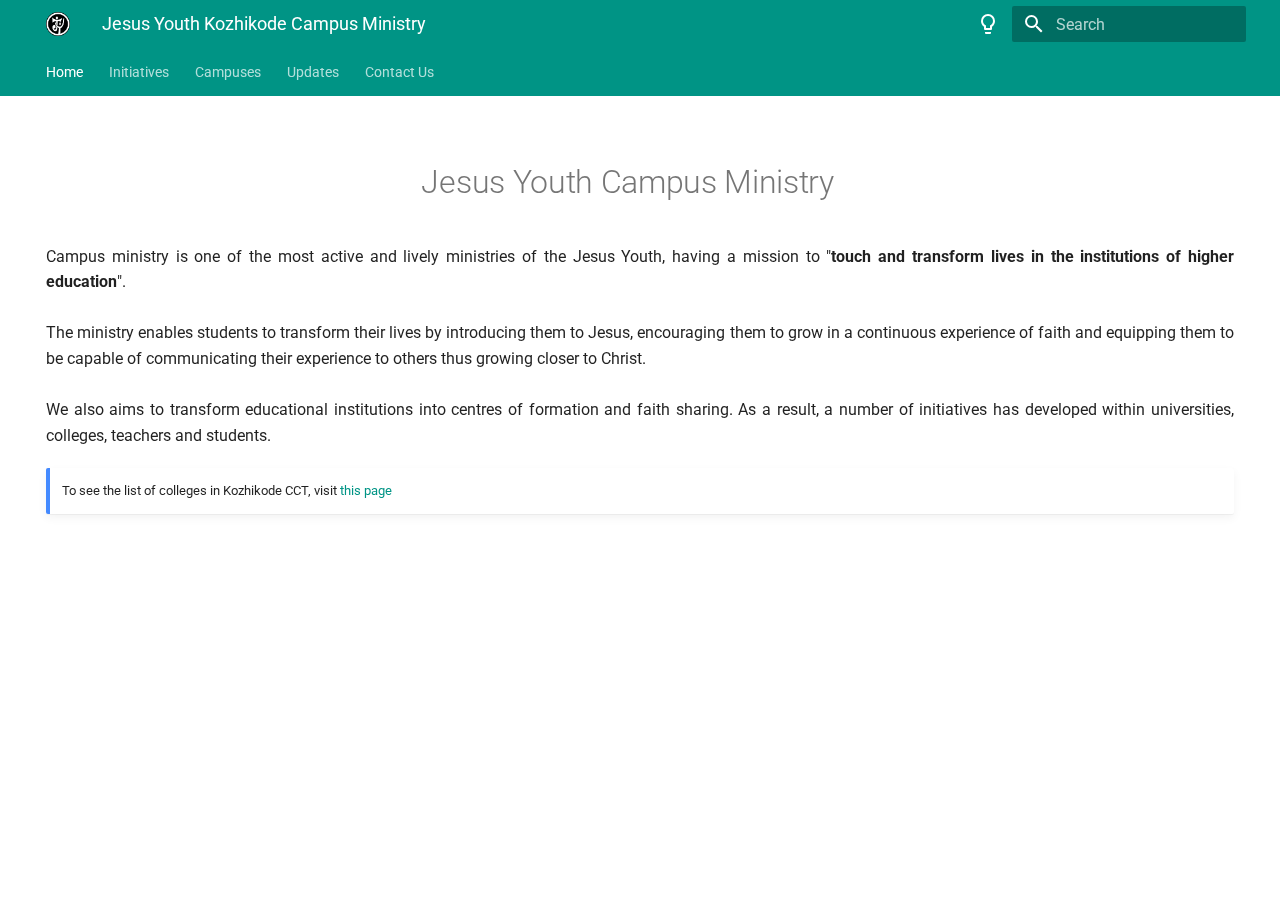
<file: index.html>
<!doctype html><html lang=en class=no-js> <head><meta charset=utf-8><meta name=viewport content="width=device-width,initial-scale=1"><meta name=description content="Website for Jesus Youth Kozhikode Campus Ministry"><meta name=author content="Alan Jojo"><link href=https://JYCampusCLT.github.io/ rel=canonical><link rel=icon href=assets/favicon.png><meta name=generator content="mkdocs-1.2.1, mkdocs-material-7.1.10"><title>Home - Jesus Youth Kozhikode Campus Ministry</title><link rel=stylesheet href=assets/stylesheets/main.1fe995fd.min.css><link rel=stylesheet href=assets/stylesheets/palette.f1a3b89f.min.css><link rel=preconnect href=https://fonts.gstatic.com crossorigin><link rel=stylesheet href="https://fonts.googleapis.com/css?family=Roboto:300,400,400i,700%7CRoboto+Mono&display=fallback"><style>:root{--md-text-font-family:"Roboto";--md-code-font-family:"Roboto Mono"}</style><link rel=stylesheet href=stylesheets/extra.css></head> <body dir=ltr data-md-color-scheme=default data-md-color-primary=teal data-md-color-accent> <script>function __prefix(e){return new URL(".",location).pathname+"."+e}function __get(e,t=localStorage){return JSON.parse(t.getItem(__prefix(e)))}</script> <script>var palette=__get("__palette");if(null!==palette&&"object"==typeof palette.color)for(var key in palette.color)document.body.setAttribute("data-md-color-"+key,palette.color[key])</script> <input class=md-toggle data-md-toggle=drawer type=checkbox id=__drawer autocomplete=off> <input class=md-toggle data-md-toggle=search type=checkbox id=__search autocomplete=off> <label class=md-overlay for=__drawer></label> <div data-md-component=skip> <a href=#jesus-youth-campus-ministry class=md-skip> Skip to content </a> </div> <div data-md-component=announce> </div> <header class=md-header data-md-component=header> <nav class="md-header__inner md-grid" aria-label=Header> <a href=. title="Jesus Youth Kozhikode Campus Ministry" class="md-header__button md-logo" aria-label="Jesus Youth Kozhikode Campus Ministry" data-md-component=logo> <img src=assets/logo.png alt=logo> </a> <label class="md-header__button md-icon" for=__drawer> <svg xmlns=http://www.w3.org/2000/svg viewbox="0 0 24 24"><path d="M3 6h18v2H3V6m0 5h18v2H3v-2m0 5h18v2H3v-2z"/></svg> </label> <div class=md-header__title data-md-component=header-title> <div class=md-header__ellipsis> <div class=md-header__topic> <span class=md-ellipsis> Jesus Youth Kozhikode Campus Ministry </span> </div> <div class=md-header__topic data-md-component=header-topic> <span class=md-ellipsis> Home </span> </div> </div> </div> <form class=md-header__option data-md-component=palette> <input class=md-option data-md-color-media="(prefers-color-scheme: light)" data-md-color-scheme=default data-md-color-primary=teal data-md-color-accent aria-label="Switch to dark mode" type=radio name=__palette id=__palette_1> <label class="md-header__button md-icon" title="Switch to dark mode" for=__palette_2 hidden> <svg xmlns=http://www.w3.org/2000/svg viewbox="0 0 24 24"><path d="M12 2a7 7 0 0 1 7 7c0 2.38-1.19 4.47-3 5.74V17a1 1 0 0 1-1 1H9a1 1 0 0 1-1-1v-2.26C6.19 13.47 5 11.38 5 9a7 7 0 0 1 7-7M9 21v-1h6v1a1 1 0 0 1-1 1h-4a1 1 0 0 1-1-1m3-17a5 5 0 0 0-5 5c0 2.05 1.23 3.81 3 4.58V16h4v-2.42c1.77-.77 3-2.53 3-4.58a5 5 0 0 0-5-5z"/></svg> </label> <input class=md-option data-md-color-media="(prefers-color-scheme: dark)" data-md-color-scheme=slate data-md-color-primary=teal data-md-color-accent aria-label="Switch to light mode" type=radio name=__palette id=__palette_2> <label class="md-header__button md-icon" title="Switch to light mode" for=__palette_1 hidden> <svg xmlns=http://www.w3.org/2000/svg viewbox="0 0 24 24"><path d="M12 2a7 7 0 0 0-7 7c0 2.38 1.19 4.47 3 5.74V17a1 1 0 0 0 1 1h6a1 1 0 0 0 1-1v-2.26c1.81-1.27 3-3.36 3-5.74a7 7 0 0 0-7-7M9 21a1 1 0 0 0 1 1h4a1 1 0 0 0 1-1v-1H9v1z"/></svg> </label> </form> <label class="md-header__button md-icon" for=__search> <svg xmlns=http://www.w3.org/2000/svg viewbox="0 0 24 24"><path d="M9.5 3A6.5 6.5 0 0 1 16 9.5c0 1.61-.59 3.09-1.56 4.23l.27.27h.79l5 5-1.5 1.5-5-5v-.79l-.27-.27A6.516 6.516 0 0 1 9.5 16 6.5 6.5 0 0 1 3 9.5 6.5 6.5 0 0 1 9.5 3m0 2C7 5 5 7 5 9.5S7 14 9.5 14 14 12 14 9.5 12 5 9.5 5z"/></svg> </label> <div class=md-search data-md-component=search role=dialog> <label class=md-search__overlay for=__search></label> <div class=md-search__inner role=search> <form class=md-search__form name=search> <input type=text class=md-search__input name=query aria-label=Search placeholder=Search autocapitalize=off autocorrect=off autocomplete=off spellcheck=false data-md-component=search-query data-md-state=active required> <label class="md-search__icon md-icon" for=__search> <svg xmlns=http://www.w3.org/2000/svg viewbox="0 0 24 24"><path d="M9.5 3A6.5 6.5 0 0 1 16 9.5c0 1.61-.59 3.09-1.56 4.23l.27.27h.79l5 5-1.5 1.5-5-5v-.79l-.27-.27A6.516 6.516 0 0 1 9.5 16 6.5 6.5 0 0 1 3 9.5 6.5 6.5 0 0 1 9.5 3m0 2C7 5 5 7 5 9.5S7 14 9.5 14 14 12 14 9.5 12 5 9.5 5z"/></svg> <svg xmlns=http://www.w3.org/2000/svg viewbox="0 0 24 24"><path d="M20 11v2H8l5.5 5.5-1.42 1.42L4.16 12l7.92-7.92L13.5 5.5 8 11h12z"/></svg> </label> <button type=reset class="md-search__icon md-icon" aria-label=Clear tabindex=-1> <svg xmlns=http://www.w3.org/2000/svg viewbox="0 0 24 24"><path d="M19 6.41 17.59 5 12 10.59 6.41 5 5 6.41 10.59 12 5 17.59 6.41 19 12 13.41 17.59 19 19 17.59 13.41 12 19 6.41z"/></svg> </button> </form> <div class=md-search__output> <div class=md-search__scrollwrap data-md-scrollfix> <div class=md-search-result data-md-component=search-result> <div class=md-search-result__meta> Initializing search </div> <ol class=md-search-result__list></ol> </div> </div> </div> </div> </div> </nav> </header> <div class=md-container data-md-component=container> <nav class=md-tabs aria-label=Tabs data-md-component=tabs> <div class="md-tabs__inner md-grid"> <ul class=md-tabs__list> <li class=md-tabs__item> <a href=. class="md-tabs__link md-tabs__link--active"> Home </a> </li> <li class=md-tabs__item> <a href=initiatives/programmes/ class=md-tabs__link> Initiatives </a> </li> <li class=md-tabs__item> <a href=campuses/ class=md-tabs__link> Campuses </a> </li> <li class=md-tabs__item> <a href=updates/ class=md-tabs__link> Updates </a> </li> <li class=md-tabs__item> <a href=contact_us/ class=md-tabs__link> Contact Us </a> </li> </ul> </div> </nav> <main class=md-main data-md-component=main> <div class="md-main__inner md-grid"> <div class="md-sidebar md-sidebar--primary" data-md-component=sidebar data-md-type=navigation hidden> <div class=md-sidebar__scrollwrap> <div class=md-sidebar__inner> <nav class="md-nav md-nav--primary md-nav--lifted" aria-label=Navigation data-md-level=0> <label class=md-nav__title for=__drawer> <a href=. title="Jesus Youth Kozhikode Campus Ministry" class="md-nav__button md-logo" aria-label="Jesus Youth Kozhikode Campus Ministry" data-md-component=logo> <img src=assets/logo.png alt=logo> </a> Jesus Youth Kozhikode Campus Ministry </label> <ul class=md-nav__list data-md-scrollfix> <li class="md-nav__item md-nav__item--active"> <input class="md-nav__toggle md-toggle" data-md-toggle=toc type=checkbox id=__toc> <a href=. class="md-nav__link md-nav__link--active"> Home </a> </li> <li class="md-nav__item md-nav__item--nested"> <input class="md-nav__toggle md-toggle" data-md-toggle=__nav_2 type=checkbox id=__nav_2> <label class=md-nav__link for=__nav_2> Initiatives <span class="md-nav__icon md-icon"></span> </label> <nav class=md-nav aria-label=Initiatives data-md-level=1> <label class=md-nav__title for=__nav_2> <span class="md-nav__icon md-icon"></span> Initiatives </label> <ul class=md-nav__list data-md-scrollfix> <li class=md-nav__item> <a href=initiatives/programmes/ class=md-nav__link> Programmes </a> </li> <li class=md-nav__item> <a href=initiatives/acts29/ class=md-nav__link> Acts 29 </a> </li> </ul> </nav> </li> <li class=md-nav__item> <a href=campuses/ class=md-nav__link> Campuses </a> </li> <li class=md-nav__item> <a href=updates/ class=md-nav__link> Updates </a> </li> <li class=md-nav__item> <a href=contact_us/ class=md-nav__link> Contact Us </a> </li> </ul> </nav> </div> </div> </div> <div class="md-sidebar md-sidebar--secondary" data-md-component=sidebar data-md-type=toc hidden> <div class=md-sidebar__scrollwrap> <div class=md-sidebar__inner> <nav class="md-nav md-nav--secondary" aria-label="Table of contents"> </nav> </div> </div> </div> <div class=md-content data-md-component=content> <article class="md-content__inner md-typeset"> <p><center></p> <h1 id=jesus-youth-campus-ministry>Jesus Youth Campus Ministry<a class=headerlink href=#jesus-youth-campus-ministry title="Permanent link">&para;</a></h1> <p></center></p> <div style="text-align: justify"> Campus ministry is one of the most active and lively ministries of the Jesus Youth, having a mission to "<b>touch and transform lives in the institutions of higher education</b>". <br> <br> The ministry enables students to transform their lives by introducing them to Jesus, encouraging them to grow in a continuous experience of faith and equipping them to be capable of communicating their experience to others thus growing closer to Christ. <br> <br> We also aims to transform educational institutions into centres of formation and faith sharing. As a result, a number of initiatives has developed within universities, colleges, teachers and students. </div> <div class="admonition note"> <p>To see the list of colleges in Kozhikode CCT, visit <a href=campuses/ >this page</a></p> </div> </article> </div> </div> <a href=# class="md-top md-icon" data-md-component=top data-md-state=hidden> <svg xmlns=http://www.w3.org/2000/svg viewbox="0 0 24 24"><path d="M13 20h-2V8l-5.5 5.5-1.42-1.42L12 4.16l7.92 7.92-1.42 1.42L13 8v12z"/></svg> Back to top </a> </main> <!-- Footer --> <footer class=md-footer> </footer> </div> <div class=md-dialog data-md-component=dialog> <div class="md-dialog__inner md-typeset"></div> </div> <script id=__config type=application/json>{"base": ".", "features": ["navigation.tabs", "navigation.top", "navigation.sections"], "translations": {"clipboard.copy": "Copy to clipboard", "clipboard.copied": "Copied to clipboard", "search.config.lang": "en", "search.config.pipeline": "trimmer, stopWordFilter", "search.config.separator": "[\\s\\-]+", "search.placeholder": "Search", "search.result.placeholder": "Type to start searching", "search.result.none": "No matching documents", "search.result.one": "1 matching document", "search.result.other": "# matching documents", "search.result.more.one": "1 more on this page", "search.result.more.other": "# more on this page", "search.result.term.missing": "Missing", "select.version.title": "Select version"}, "search": "assets/javascripts/workers/search.477d984a.min.js", "version": null}</script> <script src=assets/javascripts/bundle.ddd52ceb.min.js></script> <script src=extra.js></script> </body> </html>
</file>
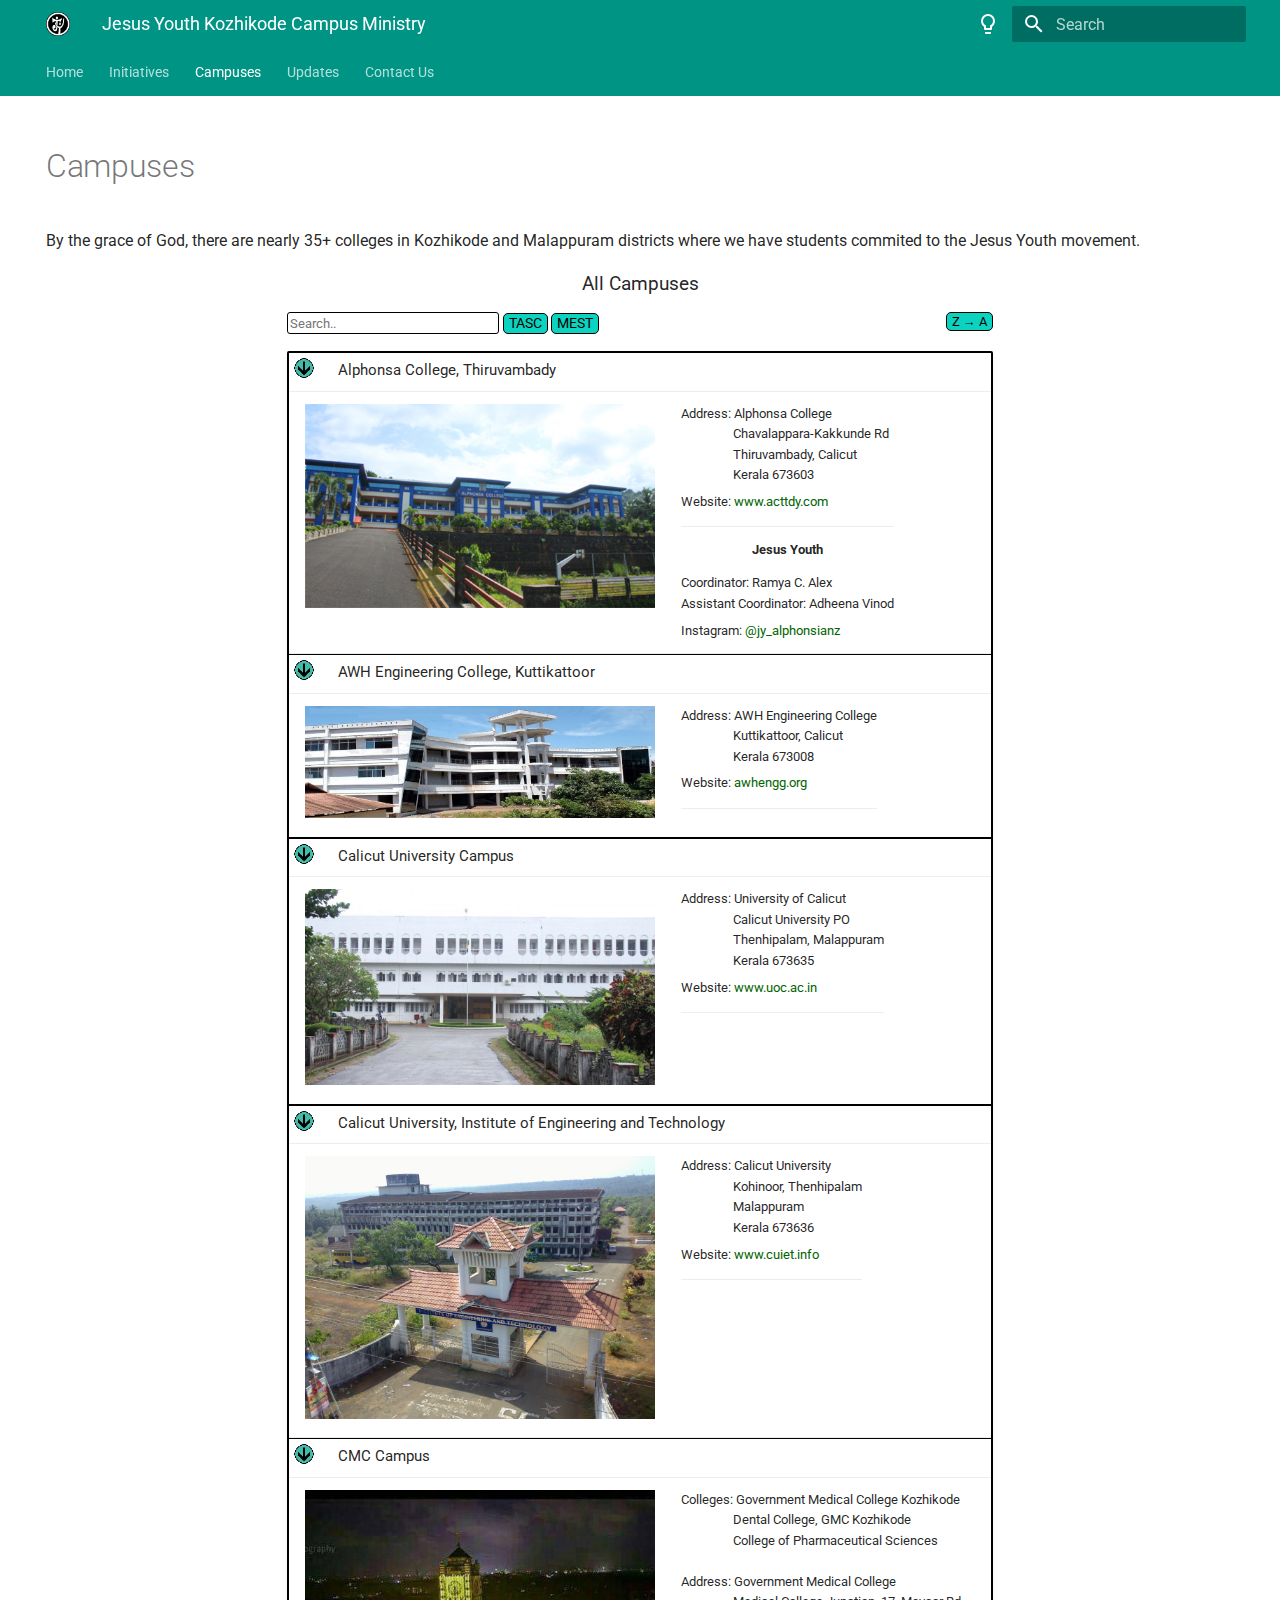
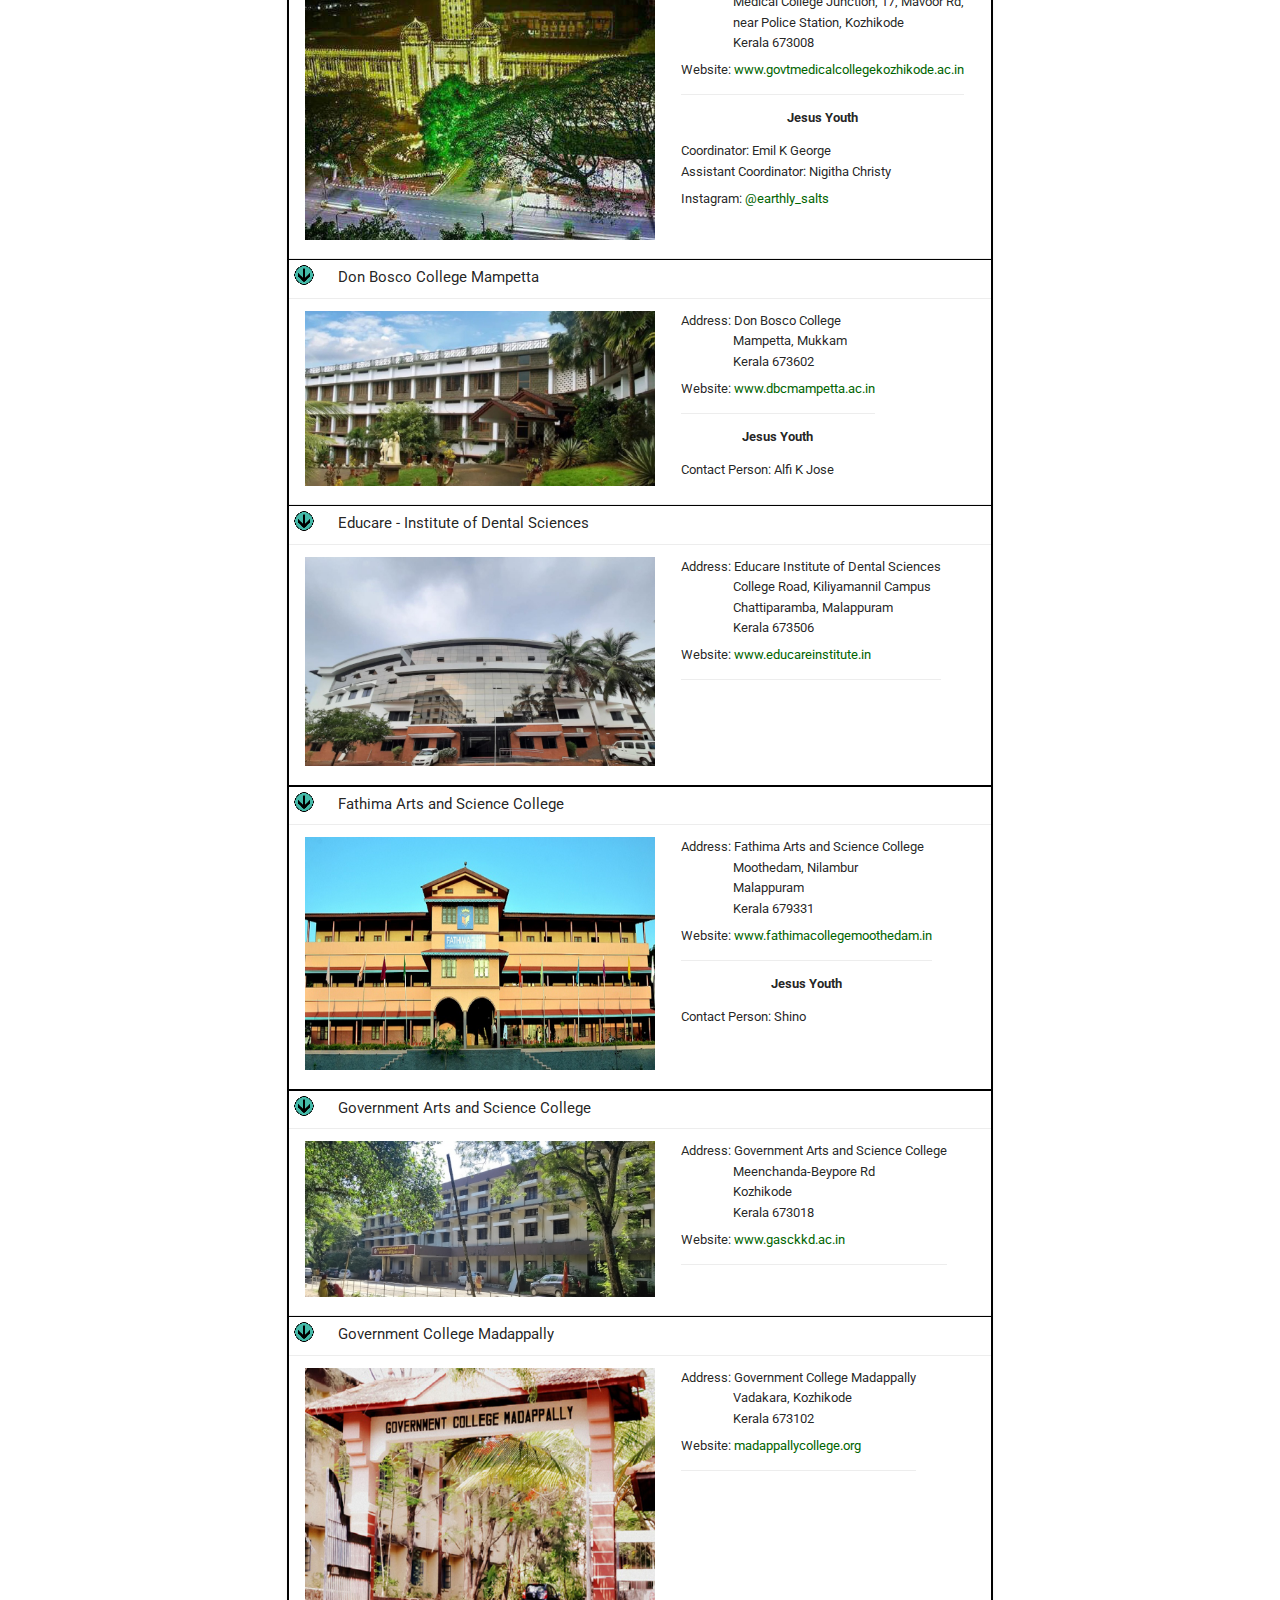
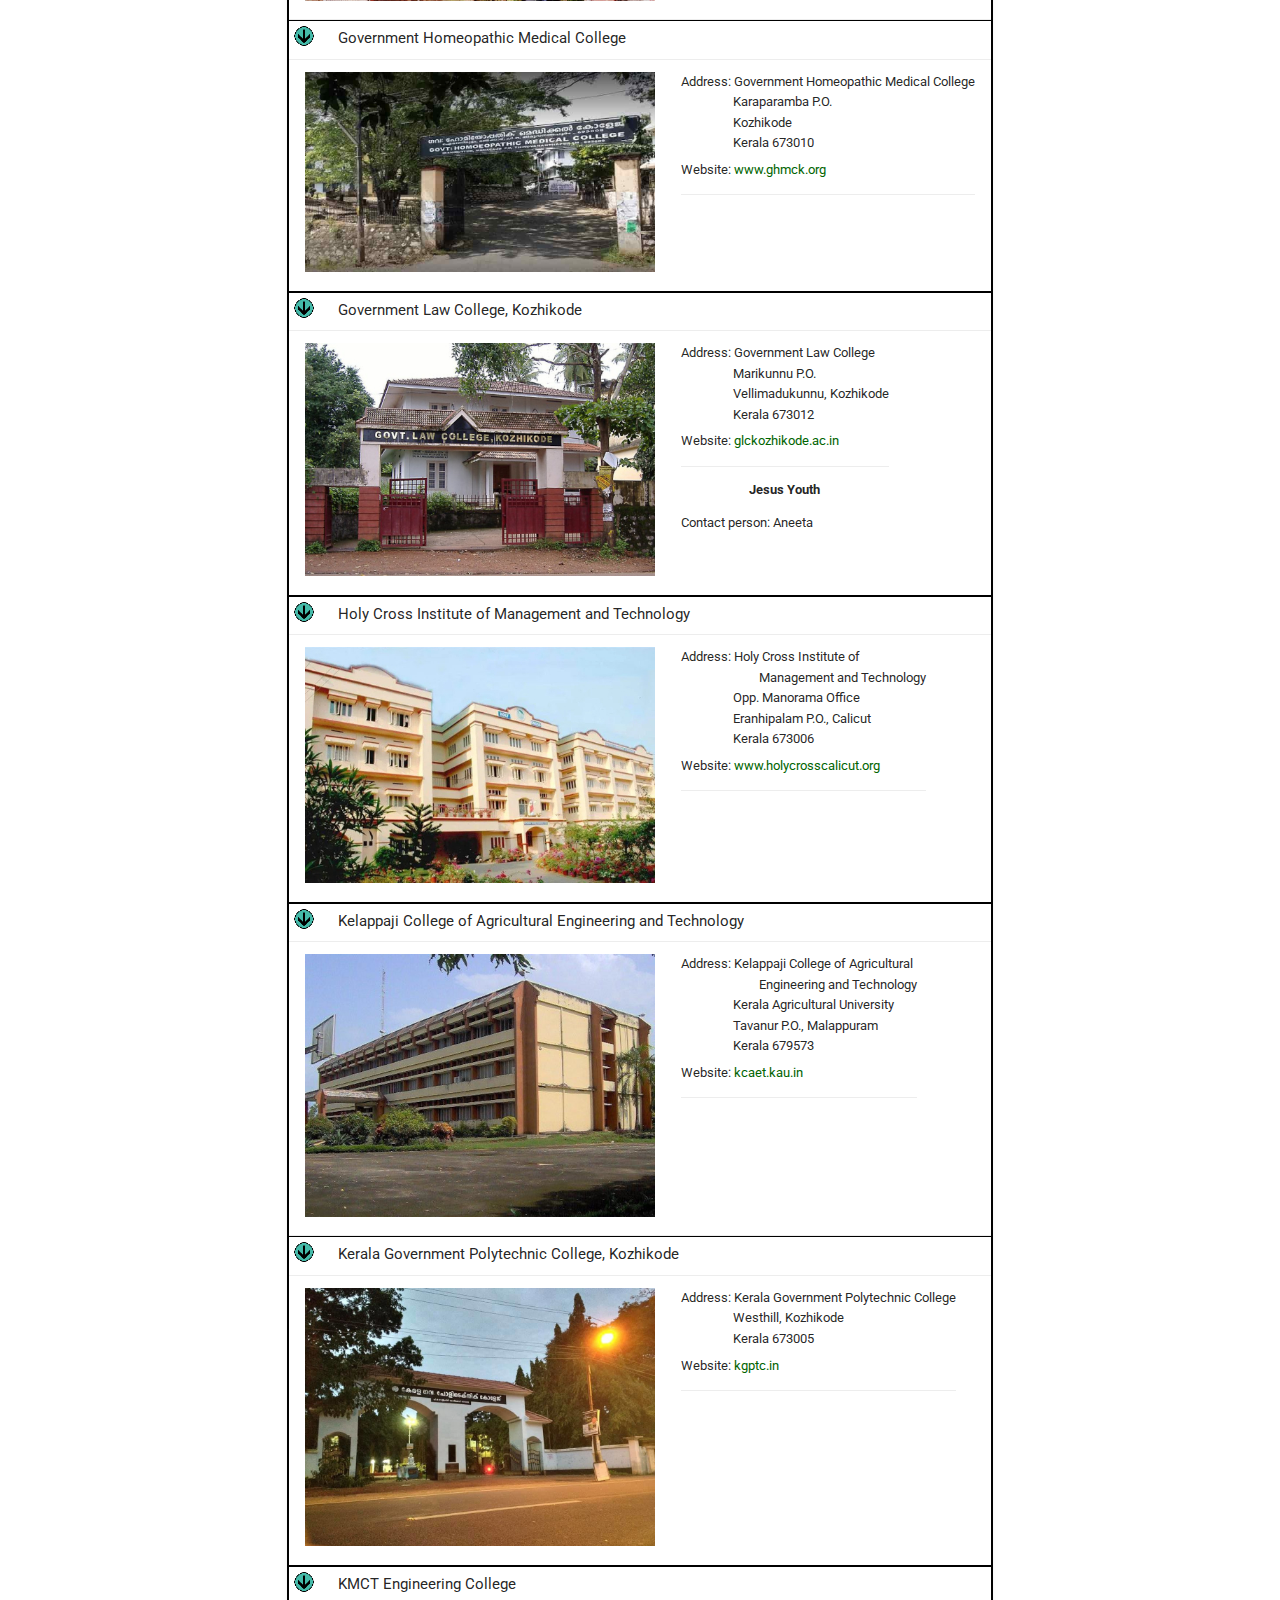
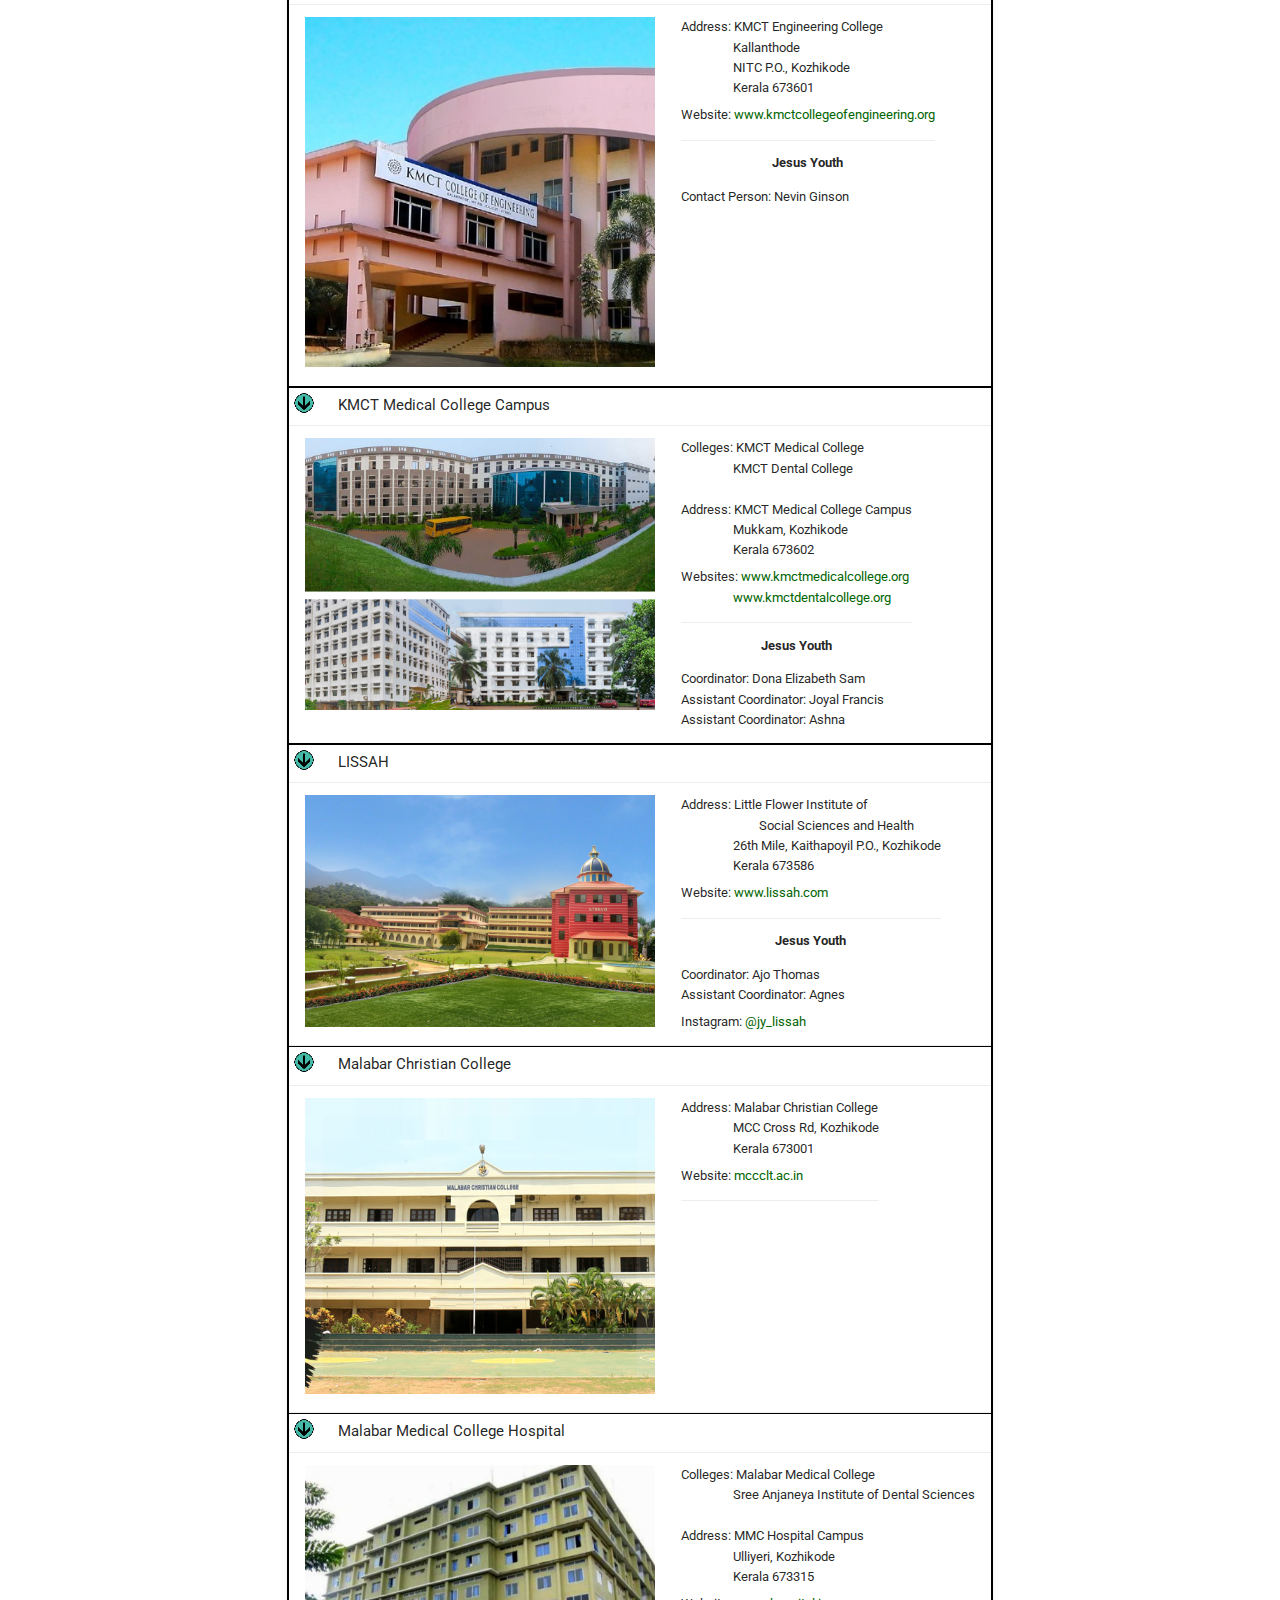
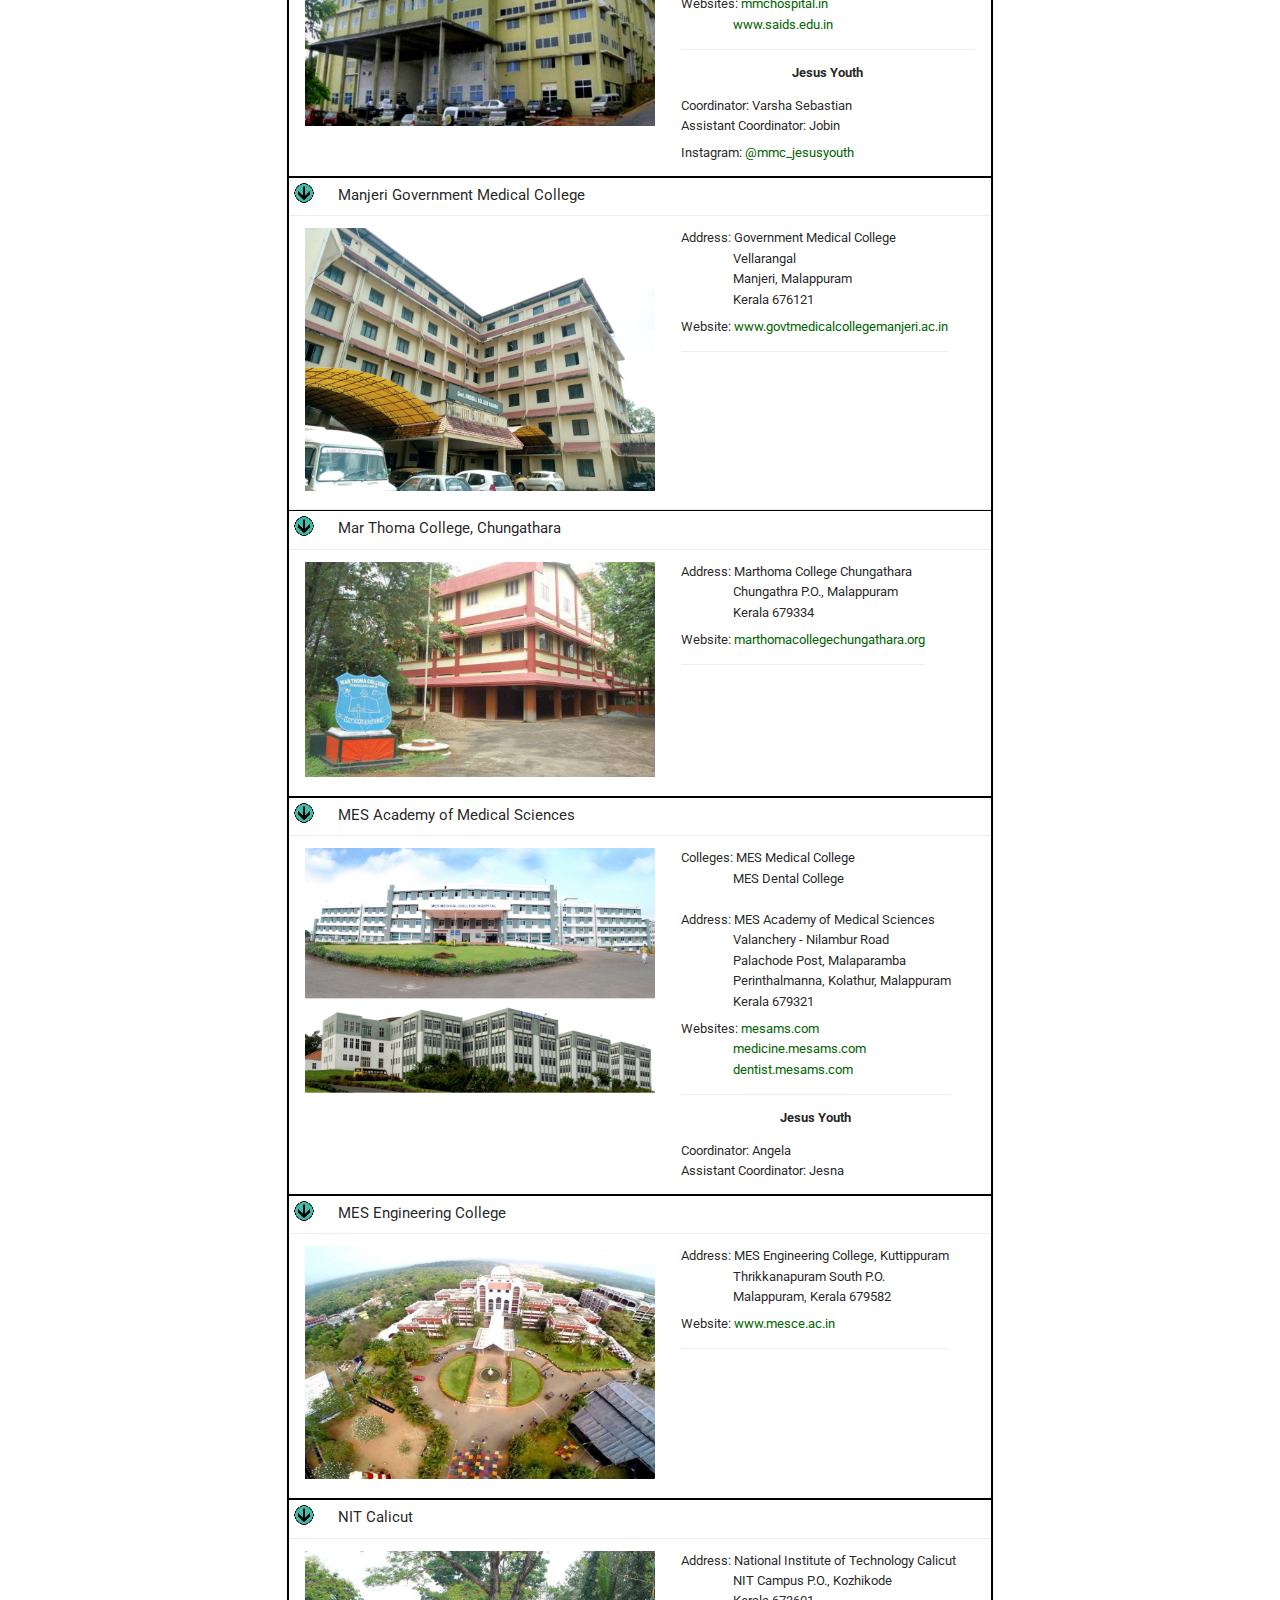
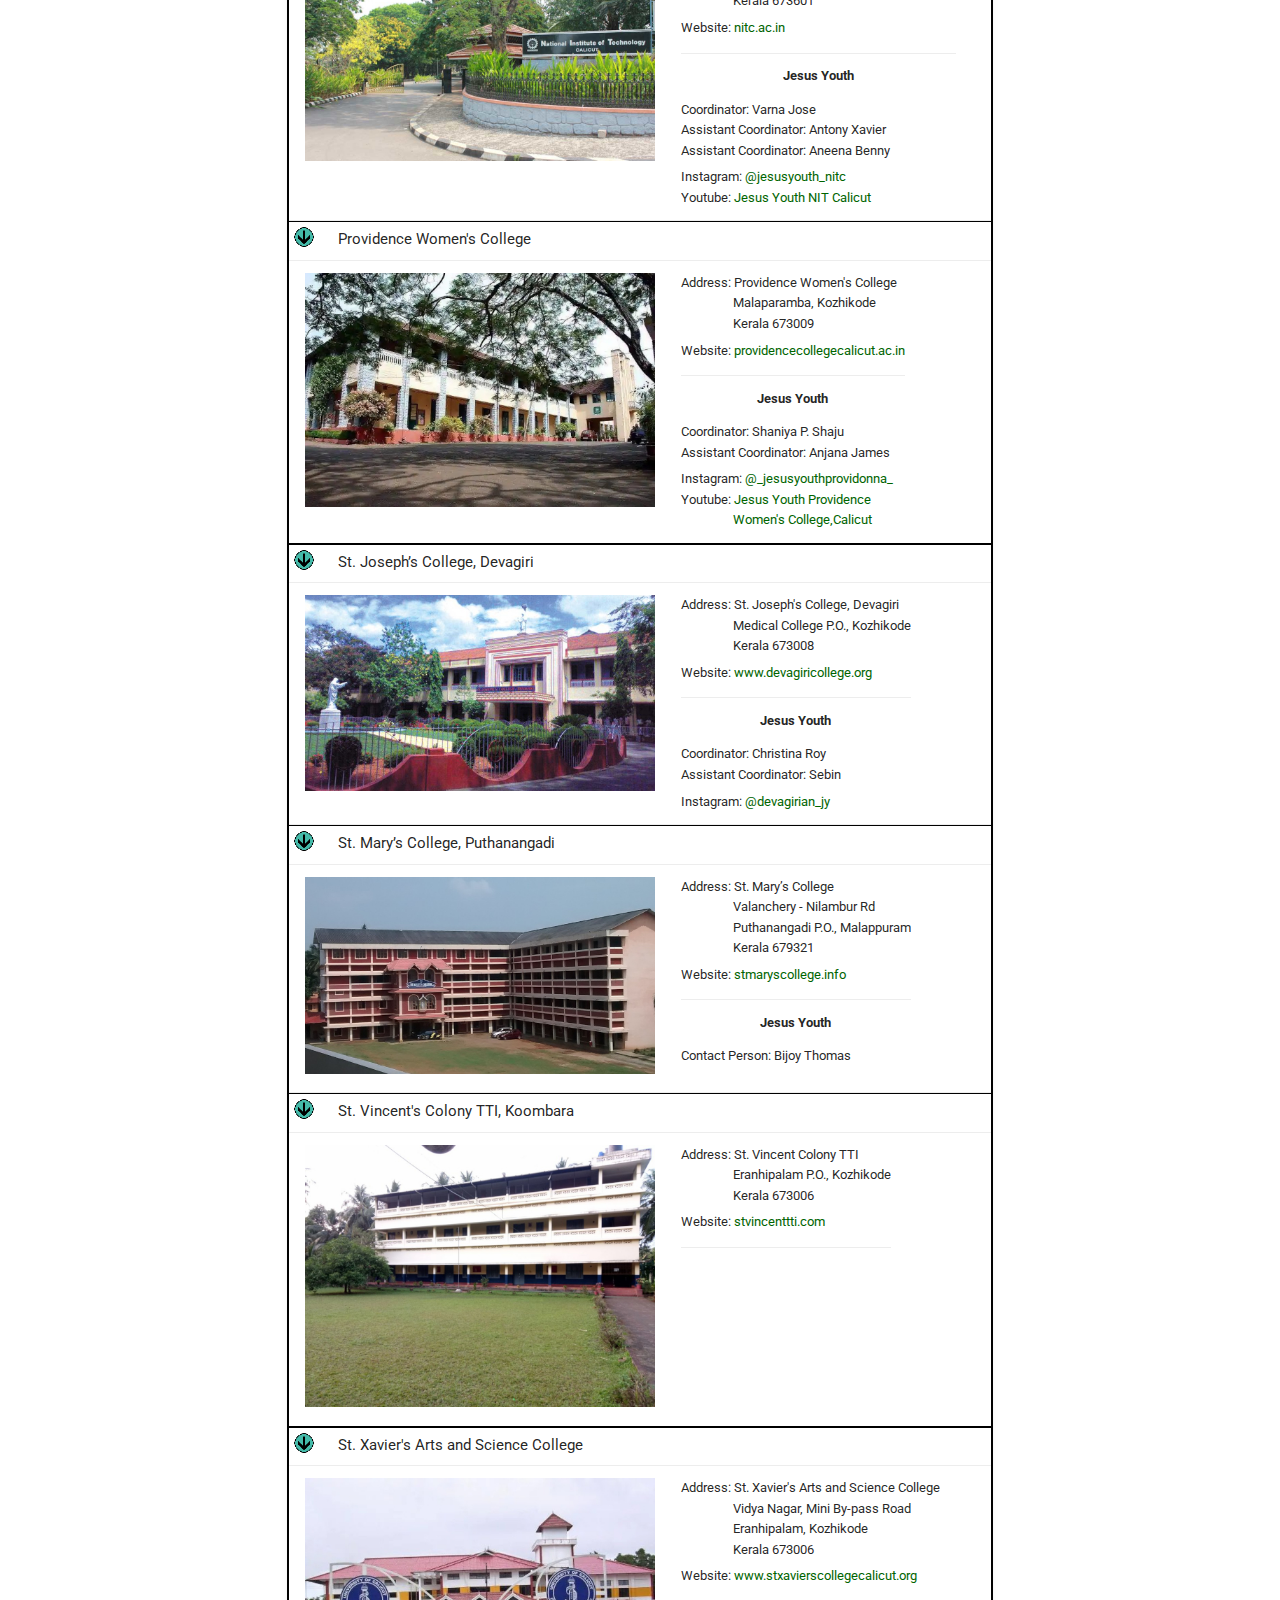
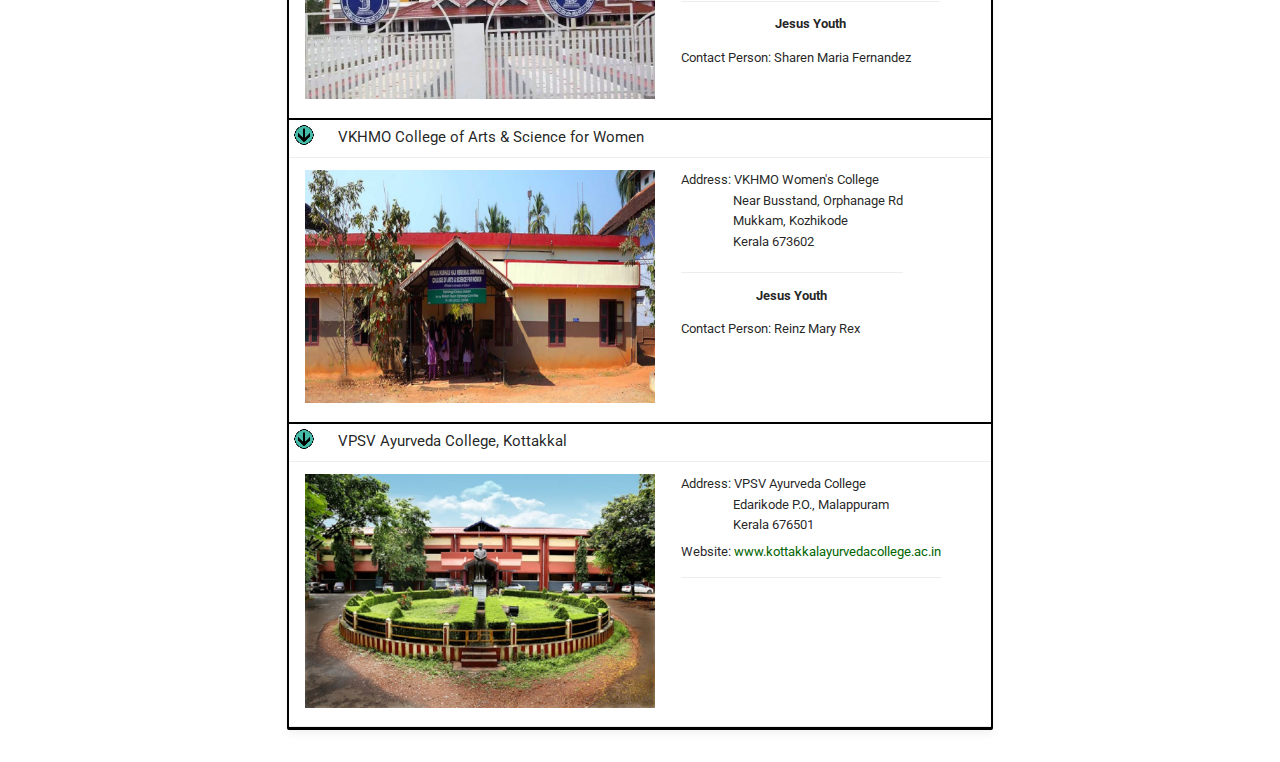
<file: campuses/index.html>
<!doctype html><html lang=en class=no-js> <head><meta charset=utf-8><meta name=viewport content="width=device-width,initial-scale=1"><meta name=description content="Website for Jesus Youth Kozhikode Campus Ministry"><meta name=author content="Alan Jojo"><link href=https://JYCampusCLT.github.io/campuses/ rel=canonical><link rel=icon href=../assets/favicon.png><meta name=generator content="mkdocs-1.2.1, mkdocs-material-7.1.10"><title>Campuses - Jesus Youth Kozhikode Campus Ministry</title><link rel=stylesheet href=../assets/stylesheets/main.1fe995fd.min.css><link rel=stylesheet href=../assets/stylesheets/palette.f1a3b89f.min.css><link rel=preconnect href=https://fonts.gstatic.com crossorigin><link rel=stylesheet href="https://fonts.googleapis.com/css?family=Roboto:300,400,400i,700%7CRoboto+Mono&display=fallback"><style>:root{--md-text-font-family:"Roboto";--md-code-font-family:"Roboto Mono"}</style><link rel=stylesheet href=../stylesheets/extra.css></head> <body dir=ltr data-md-color-scheme=default data-md-color-primary=teal data-md-color-accent> <script>function __prefix(e){return new URL("..",location).pathname+"."+e}function __get(e,t=localStorage){return JSON.parse(t.getItem(__prefix(e)))}</script> <script>var palette=__get("__palette");if(null!==palette&&"object"==typeof palette.color)for(var key in palette.color)document.body.setAttribute("data-md-color-"+key,palette.color[key])</script> <input class=md-toggle data-md-toggle=drawer type=checkbox id=__drawer autocomplete=off> <input class=md-toggle data-md-toggle=search type=checkbox id=__search autocomplete=off> <label class=md-overlay for=__drawer></label> <div data-md-component=skip> </div> <div data-md-component=announce> </div> <header class=md-header data-md-component=header> <nav class="md-header__inner md-grid" aria-label=Header> <a href=.. title="Jesus Youth Kozhikode Campus Ministry" class="md-header__button md-logo" aria-label="Jesus Youth Kozhikode Campus Ministry" data-md-component=logo> <img src=../assets/logo.png alt=logo> </a> <label class="md-header__button md-icon" for=__drawer> <svg xmlns=http://www.w3.org/2000/svg viewbox="0 0 24 24"><path d="M3 6h18v2H3V6m0 5h18v2H3v-2m0 5h18v2H3v-2z"/></svg> </label> <div class=md-header__title data-md-component=header-title> <div class=md-header__ellipsis> <div class=md-header__topic> <span class=md-ellipsis> Jesus Youth Kozhikode Campus Ministry </span> </div> <div class=md-header__topic data-md-component=header-topic> <span class=md-ellipsis> Campuses </span> </div> </div> </div> <form class=md-header__option data-md-component=palette> <input class=md-option data-md-color-media="(prefers-color-scheme: light)" data-md-color-scheme=default data-md-color-primary=teal data-md-color-accent aria-label="Switch to dark mode" type=radio name=__palette id=__palette_1> <label class="md-header__button md-icon" title="Switch to dark mode" for=__palette_2 hidden> <svg xmlns=http://www.w3.org/2000/svg viewbox="0 0 24 24"><path d="M12 2a7 7 0 0 1 7 7c0 2.38-1.19 4.47-3 5.74V17a1 1 0 0 1-1 1H9a1 1 0 0 1-1-1v-2.26C6.19 13.47 5 11.38 5 9a7 7 0 0 1 7-7M9 21v-1h6v1a1 1 0 0 1-1 1h-4a1 1 0 0 1-1-1m3-17a5 5 0 0 0-5 5c0 2.05 1.23 3.81 3 4.58V16h4v-2.42c1.77-.77 3-2.53 3-4.58a5 5 0 0 0-5-5z"/></svg> </label> <input class=md-option data-md-color-media="(prefers-color-scheme: dark)" data-md-color-scheme=slate data-md-color-primary=teal data-md-color-accent aria-label="Switch to light mode" type=radio name=__palette id=__palette_2> <label class="md-header__button md-icon" title="Switch to light mode" for=__palette_1 hidden> <svg xmlns=http://www.w3.org/2000/svg viewbox="0 0 24 24"><path d="M12 2a7 7 0 0 0-7 7c0 2.38 1.19 4.47 3 5.74V17a1 1 0 0 0 1 1h6a1 1 0 0 0 1-1v-2.26c1.81-1.27 3-3.36 3-5.74a7 7 0 0 0-7-7M9 21a1 1 0 0 0 1 1h4a1 1 0 0 0 1-1v-1H9v1z"/></svg> </label> </form> <label class="md-header__button md-icon" for=__search> <svg xmlns=http://www.w3.org/2000/svg viewbox="0 0 24 24"><path d="M9.5 3A6.5 6.5 0 0 1 16 9.5c0 1.61-.59 3.09-1.56 4.23l.27.27h.79l5 5-1.5 1.5-5-5v-.79l-.27-.27A6.516 6.516 0 0 1 9.5 16 6.5 6.5 0 0 1 3 9.5 6.5 6.5 0 0 1 9.5 3m0 2C7 5 5 7 5 9.5S7 14 9.5 14 14 12 14 9.5 12 5 9.5 5z"/></svg> </label> <div class=md-search data-md-component=search role=dialog> <label class=md-search__overlay for=__search></label> <div class=md-search__inner role=search> <form class=md-search__form name=search> <input type=text class=md-search__input name=query aria-label=Search placeholder=Search autocapitalize=off autocorrect=off autocomplete=off spellcheck=false data-md-component=search-query data-md-state=active required> <label class="md-search__icon md-icon" for=__search> <svg xmlns=http://www.w3.org/2000/svg viewbox="0 0 24 24"><path d="M9.5 3A6.5 6.5 0 0 1 16 9.5c0 1.61-.59 3.09-1.56 4.23l.27.27h.79l5 5-1.5 1.5-5-5v-.79l-.27-.27A6.516 6.516 0 0 1 9.5 16 6.5 6.5 0 0 1 3 9.5 6.5 6.5 0 0 1 9.5 3m0 2C7 5 5 7 5 9.5S7 14 9.5 14 14 12 14 9.5 12 5 9.5 5z"/></svg> <svg xmlns=http://www.w3.org/2000/svg viewbox="0 0 24 24"><path d="M20 11v2H8l5.5 5.5-1.42 1.42L4.16 12l7.92-7.92L13.5 5.5 8 11h12z"/></svg> </label> <button type=reset class="md-search__icon md-icon" aria-label=Clear tabindex=-1> <svg xmlns=http://www.w3.org/2000/svg viewbox="0 0 24 24"><path d="M19 6.41 17.59 5 12 10.59 6.41 5 5 6.41 10.59 12 5 17.59 6.41 19 12 13.41 17.59 19 19 17.59 13.41 12 19 6.41z"/></svg> </button> </form> <div class=md-search__output> <div class=md-search__scrollwrap data-md-scrollfix> <div class=md-search-result data-md-component=search-result> <div class=md-search-result__meta> Initializing search </div> <ol class=md-search-result__list></ol> </div> </div> </div> </div> </div> </nav> </header> <div class=md-container data-md-component=container> <nav class=md-tabs aria-label=Tabs data-md-component=tabs> <div class="md-tabs__inner md-grid"> <ul class=md-tabs__list> <li class=md-tabs__item> <a href=.. class=md-tabs__link> Home </a> </li> <li class=md-tabs__item> <a href=../initiatives/programmes/ class=md-tabs__link> Initiatives </a> </li> <li class=md-tabs__item> <a href=./ class="md-tabs__link md-tabs__link--active"> Campuses </a> </li> <li class=md-tabs__item> <a href=../updates/ class=md-tabs__link> Updates </a> </li> <li class=md-tabs__item> <a href=../contact_us/ class=md-tabs__link> Contact Us </a> </li> </ul> </div> </nav> <main class=md-main data-md-component=main> <div class="md-main__inner md-grid"> <div class="md-sidebar md-sidebar--primary" data-md-component=sidebar data-md-type=navigation hidden> <div class=md-sidebar__scrollwrap> <div class=md-sidebar__inner> <nav class="md-nav md-nav--primary md-nav--lifted" aria-label=Navigation data-md-level=0> <label class=md-nav__title for=__drawer> <a href=.. title="Jesus Youth Kozhikode Campus Ministry" class="md-nav__button md-logo" aria-label="Jesus Youth Kozhikode Campus Ministry" data-md-component=logo> <img src=../assets/logo.png alt=logo> </a> Jesus Youth Kozhikode Campus Ministry </label> <ul class=md-nav__list data-md-scrollfix> <li class=md-nav__item> <a href=.. class=md-nav__link> Home </a> </li> <li class="md-nav__item md-nav__item--nested"> <input class="md-nav__toggle md-toggle" data-md-toggle=__nav_2 type=checkbox id=__nav_2> <label class=md-nav__link for=__nav_2> Initiatives <span class="md-nav__icon md-icon"></span> </label> <nav class=md-nav aria-label=Initiatives data-md-level=1> <label class=md-nav__title for=__nav_2> <span class="md-nav__icon md-icon"></span> Initiatives </label> <ul class=md-nav__list data-md-scrollfix> <li class=md-nav__item> <a href=../initiatives/programmes/ class=md-nav__link> Programmes </a> </li> <li class=md-nav__item> <a href=../initiatives/acts29/ class=md-nav__link> Acts 29 </a> </li> </ul> </nav> </li> <li class="md-nav__item md-nav__item--active"> <input class="md-nav__toggle md-toggle" data-md-toggle=toc type=checkbox id=__toc> <a href=./ class="md-nav__link md-nav__link--active"> Campuses </a> </li> <li class=md-nav__item> <a href=../updates/ class=md-nav__link> Updates </a> </li> <li class=md-nav__item> <a href=../contact_us/ class=md-nav__link> Contact Us </a> </li> </ul> </nav> </div> </div> </div> <div class=md-content data-md-component=content> <article class="md-content__inner md-typeset"> <h1>Campuses</h1> <p>By the grace of God, there are nearly 35+ colleges in Kozhikode and Malappuram districts where we have students commited to the Jesus Youth movement.</p> <div class="colleges link"> <div id=college_table_heading> All Campuses </div> <div id=college_find> <div id=college_input_container> <input type=text id=college_input onkeyup=college_search() placeholder=Search..> </div> <div id=TASC> <button id=tasc_button onclick=tasc()> TASC </button> </div> <div id=MEST> <button id=mest_button onclick=mest()> MEST </button> </div> <div id=campus_sort_container> <button id=campus_sort onclick=sort() data-text-swap="A → Z"> Z → A </button> </div> </div> <div id=college_table_container> <table id=college_table> <tr class="college_name tasc_stream core_team"> <td class=college_arrow_button> <button onclick=open_college(college_1)> <img src=../assets/down_arrow.png alt=down> </button> </td> <td>Alphonsa College, Thiruvambady</td> </tr> <tr id=college_1 class=college_description> <td colspan=2> <div class=college_image> <img src=../assets/campus_images/alphonsa_thiruvambady.jpg> </div> <div class=college_details> Address: Alphonsa College <br>&emsp;&emsp;&emsp;&emsp;Chavalappara-Kakkunde Rd <br>&emsp;&emsp;&emsp;&emsp;Thiruvambady, Calicut <br>&emsp;&emsp;&emsp;&emsp;Kerala 673603 <hr style="height:0.5em; margin:0; border:0; visibility:hidden;"> Website: <a href=https://www.acttdy.com/ target=_blank>www.acttdy.com</a> <hr> <p style=text-align:center><b>Jesus Youth</b></p> Coordinator: Ramya C. Alex <br>Assistant Coordinator: Adheena Vinod <hr style="height:0.5em; margin:0; border:0; visibility:hidden;"> Instagram: <a onclick=alphonsa()> @jy_alphonsianz </a> </div> </td> </tr> <tr class=college_space> <td colspan=2></td> </tr> <tr class="college_name mest_stream"> <td class=college_arrow_button> <button onclick=open_college(college_2)> <img src=../assets/down_arrow.png alt=down> </button> </td> <td>AWH Engineering College, Kuttikattoor</td> </tr> <tr id=college_2 class=college_description> <td colspan=2> <div class=college_image> <img src=../assets/campus_images/awh_engineering.jpg> </div> <div class=college_details> Address: AWH Engineering College <br>&emsp;&emsp;&emsp;&emsp;Kuttikattoor, Calicut <br>&emsp;&emsp;&emsp;&emsp;Kerala 673008 <hr style="height:0.5em; margin:0; border:0; visibility:hidden;"> Website: <a href=http://awhengg.org/ target=_blank>awhengg.org</a> <hr> </div> </td> </tr> <tr class=college_space> <td colspan=2></td> </tr> <tr class="college_name tasc_stream"> <td class=college_arrow_button> <button onclick=open_college(college_3)> <img src=../assets/down_arrow.png alt=down> </button> </td> <td>Calicut University Campus</td> </tr> <tr id=college_3 class=college_description> <td colspan=2> <div class=college_image> <img src=../assets/campus_images/cuc.jpeg> </div> <div class=college_details> Address: University of Calicut <br>&emsp;&emsp;&emsp;&emsp;Calicut University PO <br>&emsp;&emsp;&emsp;&emsp;Thenhipalam, Malappuram <br>&emsp;&emsp;&emsp;&emsp;Kerala 673635 <hr style="height:0.5em; margin:0; border:0; visibility:hidden;"> Website: <a href=https://www.uoc.ac.in/ target=_blank>www.uoc.ac.in</a> <hr> </div> </td> </tr> <tr class=college_space> <td colspan=2></td> </tr> <tr class="college_name mest_stream"> <td class=college_arrow_button> <button onclick=open_college(college_4)> <img src=../assets/down_arrow.png alt=down> </button> </td> <td>Calicut University, Institute of Engineering and Technology</td> </tr> <tr id=college_4 class=college_description> <td colspan=2> <div class=college_image> <img src=../assets/campus_images/cuiet.jpg> </div> <div class=college_details> Address: Calicut University <br>&emsp;&emsp;&emsp;&emsp;Kohinoor, Thenhipalam <br>&emsp;&emsp;&emsp;&emsp;Malappuram <br>&emsp;&emsp;&emsp;&emsp;Kerala 673636 <hr style="height:0.5em; margin:0; border:0; visibility:hidden;"> Website: <a href=https://www.cuiet.info target=_blank>www.cuiet.info</a> <hr> </div> </td> </tr> <tr class=college_space> <td colspan=2></td> </tr> <tr class="college_name mest_stream core_team"> <td class=college_arrow_button> <button onclick=open_college(college_5)> <img src=../assets/down_arrow.png alt=down> </button> </td> <td>CMC Campus</td> </tr> <tr id=college_5 class=college_description> <td colspan=2> <div class=college_image> <img src=../assets/campus_images/gmc.jpg> </div> <div class=college_details> Colleges: Government Medical College Kozhikode <br>&emsp;&emsp;&emsp;&emsp;Dental College, GMC Kozhikode <br>&emsp;&emsp;&emsp;&emsp;College of Pharmaceutical Sciences <br> <br>Address: Government Medical College <br>&emsp;&emsp;&emsp;&emsp;Medical College Junction, 17, Mavoor Rd, <br>&emsp;&emsp;&emsp;&emsp;near Police Station, Kozhikode <br>&emsp;&emsp;&emsp;&emsp;Kerala 673008 <hr style="height:0.5em; margin:0; border:0; visibility:hidden;"> Website: <a href=https://www.govtmedicalcollegekozhikode.ac.in/ target=_blank>www.govtmedicalcollegekozhikode.ac.in</a> <hr> <p style=text-align:center><b>Jesus Youth</b></p> Coordinator: Emil K George <br>Assistant Coordinator: Nigitha Christy <hr style="height:0.5em; margin:0; border:0; visibility:hidden;"> Instagram: <a onclick=cmc()> @earthly_salts </a> </div> </td> </tr> <tr class=college_space> <td colspan=2></td> </tr> <tr class="college_name tasc_stream"> <td class=college_arrow_button> <button onclick=open_college(college_6)> <img src=../assets/down_arrow.png alt=down> </button> </td> <td>Don Bosco College Mampetta</td> </tr> <tr id=college_6 class=college_description> <td colspan=2> <div class=college_image> <img src=../assets/campus_images/don_bosco.jpg> </div> <div class=college_details> Address: Don Bosco College <br>&emsp;&emsp;&emsp;&emsp;Mampetta, Mukkam <br>&emsp;&emsp;&emsp;&emsp;Kerala 673602 <hr style="height:0.5em; margin:0; border:0; visibility:hidden;"> Website: <a href=https://www.dbcmampetta.ac.in/ target=_blank>www.dbcmampetta.ac.in</a> <hr> <p style=text-align:center><b>Jesus Youth</b></p> Contact Person: Alfi K Jose </div> </td> </tr> <tr class=college_space> <td colspan=2></td> </tr> <tr class="college_name mest_stream"> <td class=college_arrow_button> <button onclick=open_college(college_7)> <img src=../assets/down_arrow.png alt=down> </button> </td> <td>Educare - Institute of Dental Sciences</td> </tr> <tr id=college_7 class=college_description> <td colspan=2> <div class=college_image> <img src=../assets/campus_images/educare.jpeg> </div> <div class=college_details> Address: Educare Institute of Dental Sciences <br>&emsp;&emsp;&emsp;&emsp;College Road, Kiliyamannil Campus <br>&emsp;&emsp;&emsp;&emsp;Chattiparamba, Malappuram <br>&emsp;&emsp;&emsp;&emsp;Kerala 673506 <hr style="height:0.5em; margin:0; border:0; visibility:hidden;"> Website: <a href=https://www.educareinstitute.in/ target=_blank>www.educareinstitute.in</a> <hr> </div> </td> </tr> <tr class=college_space> <td colspan=2></td> </tr> <tr class="college_name tasc_stream"> <td class=college_arrow_button> <button onclick=open_college(college_8)> <img src=../assets/down_arrow.png alt=down> </button> </td> <td>Fathima Arts and Science College</td> </tr> <tr id=college_8 class=college_description> <td colspan=2> <div class=college_image> <img src=../assets/campus_images/fathima_asc.png> </div> <div class=college_details> Address: Fathima Arts and Science College <br>&emsp;&emsp;&emsp;&emsp;Moothedam, Nilambur <br>&emsp;&emsp;&emsp;&emsp;Malappuram <br>&emsp;&emsp;&emsp;&emsp;Kerala 679331 <hr style="height:0.5em; margin:0; border:0; visibility:hidden;"> Website: <a href=http://www.fathimacollegemoothedam.in/ target=_blank>www.fathimacollegemoothedam.in</a> <hr> <p style=text-align:center><b>Jesus Youth</b></p> Contact Person: Shino </div> </td> </tr> <tr class=college_space> <td colspan=2></td> </tr> <tr class="college_name tasc_stream"> <td class=college_arrow_button> <button onclick=open_college(college_9)> <img src=../assets/down_arrow.png alt=down> </button> </td> <td>Government Arts and Science College</td> </tr> <tr id=college_9 class=college_description> <td colspan=2> <div class=college_image> <img src=../assets/campus_images/gasc.jpg> </div> <div class=college_details> Address: Government Arts and Science College <br>&emsp;&emsp;&emsp;&emsp;Meenchanda-Beypore Rd <br>&emsp;&emsp;&emsp;&emsp;Kozhikode <br>&emsp;&emsp;&emsp;&emsp;Kerala 673018 <hr style="height:0.5em; margin:0; border:0; visibility:hidden;"> Website: <a href=https://www.gasckkd.ac.in/ target=_blank>www.gasckkd.ac.in</a> <hr> </div> </td> </tr> <tr class=college_space> <td colspan=2></td> </tr> <tr class="college_name tasc_stream"> <td class=college_arrow_button> <button onclick=open_college(college_10)> <img src=../assets/down_arrow.png alt=down> </button> </td> <td>Government College Madappally</td> </tr> <tr id=college_10 class=college_description> <td colspan=2> <div class=college_image> <img src=../assets/campus_images/govt_college_madapally.png> </div> <div class=college_details> Address: Government College Madappally <br>&emsp;&emsp;&emsp;&emsp;Vadakara, Kozhikode <br>&emsp;&emsp;&emsp;&emsp;Kerala 673102 <hr style="height:0.5em; margin:0; border:0; visibility:hidden;"> Website: <a href=https://madappallycollege.org/ target=_blank>madappallycollege.org</a> <hr> </div> </td> </tr> <tr class=college_space> <td colspan=2></td> </tr> <tr class="college_name mest_stream"> <td class=college_arrow_button> <button onclick=open_college(college_11)> <img src=../assets/down_arrow.png alt=down> </button> </td> <td>Government Homeopathic Medical College</td> </tr> <tr id=college_11 class=college_description> <td colspan=2> <div class=college_image> <img src=../assets/campus_images/govt_homeo_college.jpg> </div> <div class=college_details> Address: Government Homeopathic Medical College <br>&emsp;&emsp;&emsp;&emsp;Karaparamba P.O. <br>&emsp;&emsp;&emsp;&emsp;Kozhikode <br>&emsp;&emsp;&emsp;&emsp;Kerala 673010 <hr style="height:0.5em; margin:0; border:0; visibility:hidden;"> Website: <a href=http://www.ghmck.org/ target=_blank>www.ghmck.org</a> <hr> </div> </td> </tr> <tr class=college_space> <td colspan=2></td> </tr> <tr class="college_name tasc_stream"> <td class=college_arrow_button> <button onclick=open_college(college_12)> <img src=../assets/down_arrow.png alt=down> </button> </td> <td>Government Law College, Kozhikode</td> </tr> <tr id=college_12 class=college_description> <td colspan=2> <div class=college_image> <img src=../assets/campus_images/glck.jpg> </div> <div class=college_details> Address: Government Law College <br>&emsp;&emsp;&emsp;&emsp;Marikunnu P.O. <br>&emsp;&emsp;&emsp;&emsp;Vellimadukunnu, Kozhikode <br>&emsp;&emsp;&emsp;&emsp;Kerala 673012 <hr style="height:0.5em; margin:0; border:0; visibility:hidden;"> Website: <a href=https://glckozhikode.ac.in/ target=_blank>glckozhikode.ac.in</a> <hr> <p style=text-align:center><b>Jesus Youth</b></p> Contact person: Aneeta </div> </td> </tr> <tr class=college_space> <td colspan=2></td> </tr> <tr class="college_name tasc_stream"> <td class=college_arrow_button> <button onclick=open_college(college_13)> <img src=../assets/down_arrow.png alt=down> </button> </td> <td>Holy Cross Institute of Management and Technology</td> </tr> <tr id=college_13 class=college_description> <td colspan=2> <div class=college_image> <img src=../assets/campus_images/holy_cross.jpg> </div> <div class=college_details> Address: Holy Cross Institute of <br>&emsp;&emsp;&emsp;&emsp;&emsp;&emsp;Management and Technology <br>&emsp;&emsp;&emsp;&emsp;Opp. Manorama Office <br>&emsp;&emsp;&emsp;&emsp;Eranhipalam P.O., Calicut <br>&emsp;&emsp;&emsp;&emsp;Kerala 673006 <hr style="height:0.5em; margin:0; border:0; visibility:hidden;"> Website: <a href=http://www.holycrosscalicut.org/ target=_blank>www.holycrosscalicut.org</a> <hr> </div> </td> </tr> <tr class=college_space> <td colspan=2></td> </tr> <tr class="college_name mest_stream"> <td class=college_arrow_button> <button onclick=open_college(college_14)> <img src=../assets/down_arrow.png alt=down> </button> </td> <td>Kelappaji College of Agricultural Engineering and Technology</td> </tr> <tr id=college_14 class=college_description> <td colspan=2> <div class=college_image> <img src=../assets/campus_images/kc_aet.jpg> </div> <div class=college_details> Address: Kelappaji College of Agricultural <br>&emsp;&emsp;&emsp;&emsp;&emsp;&emsp;Engineering and Technology <br>&emsp;&emsp;&emsp;&emsp;Kerala Agricultural University <br>&emsp;&emsp;&emsp;&emsp;Tavanur P.O., Malappuram <br>&emsp;&emsp;&emsp;&emsp;Kerala 679573 <hr style="height:0.5em; margin:0; border:0; visibility:hidden;"> Website: <a href=http://kcaet.kau.in/ target=_blank>kcaet.kau.in</a> <hr> </div> </td> </tr> <tr class=college_space> <td colspan=2></td> </tr> <tr class="college_name mest_stream"> <td class=college_arrow_button> <button onclick=open_college(college_15)> <img src=../assets/down_arrow.png alt=down> </button> </td> <td>Kerala Government Polytechnic College, Kozhikode</td> </tr> <tr id=college_15 class=college_description> <td colspan=2> <div class=college_image> <img src=../assets/campus_images/kgptc.jpg> </div> <div class=college_details> Address: Kerala Government Polytechnic College <br>&emsp;&emsp;&emsp;&emsp;Westhill, Kozhikode <br>&emsp;&emsp;&emsp;&emsp;Kerala 673005 <hr style="height:0.5em; margin:0; border:0; visibility:hidden;"> Website: <a href=http://kgptc.in/en/home.asp target=_blank>kgptc.in</a> <hr> </div> </td> </tr> </td> </tr> <tr class=college_space> <td colspan=2></td> </tr> <tr class="college_name mest_stream"> <td class=college_arrow_button> <button onclick=open_college(college_16)> <img src=../assets/down_arrow.png alt=down> </button> </td> <td>KMCT Engineering College</td> </tr> <tr id=college_16 class=college_description> <td colspan=2> <div class=college_image> <img src=../assets/campus_images/kmct_eng.jpg> </div> <div class=college_details> Address: KMCT Engineering College <br>&emsp;&emsp;&emsp;&emsp;Kallanthode <br>&emsp;&emsp;&emsp;&emsp;NITC P.O., Kozhikode <br>&emsp;&emsp;&emsp;&emsp;Kerala 673601 <hr style="height:0.5em; margin:0; border:0; visibility:hidden;"> Website: <a href=https://www.kmctcollegeofengineering.org/ target=_blank>www.kmctcollegeofengineering.org</a> <hr> <p style=text-align:center><b>Jesus Youth</b></p> Contact Person: Nevin Ginson </div> </td> </tr> <tr class=college_space> <td colspan=2></td> </tr> <tr class="college_name mest_stream core_team"> <td class=college_arrow_button> <button onclick=open_college(college_17)> <img src=../assets/down_arrow.png alt=down> </button> </td> <td>KMCT Medical College Campus</td> </tr> <tr id=college_17 class=college_description> <td colspan=2> <div class=college_image> <img src=../assets/campus_images/kmct_med.png> </div> <div class=college_details> Colleges: KMCT Medical College <br>&emsp;&emsp;&emsp;&emsp;KMCT Dental College <br> <br>Address: KMCT Medical College Campus <br>&emsp;&emsp;&emsp;&emsp;Mukkam, Kozhikode <br>&emsp;&emsp;&emsp;&emsp;Kerala 673602 <hr style="height:0.5em; margin:0; border:0; visibility:hidden;"> Websites: <a href=https://www.kmctmedicalcollege.org/ target=_blank>www.kmctmedicalcollege.org</a> <br><a href=https://www.kmctdentalcollege.org/ target=_blank>&emsp;&emsp;&emsp;&emsp;www.kmctdentalcollege.org</a> <hr> <p style=text-align:center><b>Jesus Youth</b></p> Coordinator: Dona Elizabeth Sam <br>Assistant Coordinator: Joyal Francis <br>Assistant Coordinator: Ashna </div> </td> </tr> <tr class=college_space> <td colspan=2></td> </tr> <tr class="college_name tasc_stream core_team"> <td class=college_arrow_button> <button onclick=open_college(college_18)> <img src=../assets/down_arrow.png alt=down> </button> </td> <td>LISSAH</td> </tr> <tr id=college_18 class=college_description> <td colspan=2> <div class=college_image> <img src=../assets/campus_images/lissah.jpg> </div> <div class=college_details> Address: Little Flower Institute of <br>&emsp;&emsp;&emsp;&emsp;&emsp;&emsp;Social Sciences and Health <br>&emsp;&emsp;&emsp;&emsp;26th Mile, Kaithapoyil P.O., Kozhikode <br>&emsp;&emsp;&emsp;&emsp;Kerala 673586 <hr style="height:0.5em; margin:0; border:0; visibility:hidden;"> Website: <a href=https://www.lissah.com/ target=_blank>www.lissah.com</a> <hr> <p style=text-align:center><b>Jesus Youth</b></p> Coordinator: Ajo Thomas <br>Assistant Coordinator: Agnes <hr style="height:0.5em; margin:0; border:0; visibility:hidden;"> Instagram: <a onclick=lissah()> @jy_lissah </a> </div> </td> </tr> <tr class=college_space> <td colspan=2></td> </tr> <tr class="college_name tasc_stream"> <td class=college_arrow_button> <button onclick=open_college(college_19)> <img src=../assets/down_arrow.png alt=down> </button> </td> <td>Malabar Christian College</td> </tr> <tr id=college_19 class=college_description> <td colspan=2> <div class=college_image> <img src=../assets/campus_images/mcc.jpg> </div> <div class=college_details> Address: Malabar Christian College <br>&emsp;&emsp;&emsp;&emsp;MCC Cross Rd, Kozhikode <br>&emsp;&emsp;&emsp;&emsp;Kerala 673001 <hr style="height:0.5em; margin:0; border:0; visibility:hidden;"> Website: <a href=https://mccclt.ac.in/ target=_blank>mccclt.ac.in</a> <hr> </div> </td> </tr> <tr class=college_space> <td colspan=2></td> </tr> <tr class="college_name mest_stream core_team"> <td class=college_arrow_button> <button onclick=open_college(college_20)> <img src=../assets/down_arrow.png alt=down> </button> </td> <td>Malabar Medical College Hospital</td> </tr> <tr id=college_20 class=college_description> <td colspan=2> <div class=college_image> <img src=../assets/campus_images/mmc.jpg> </div> <div class=college_details> Colleges: Malabar Medical College <br>&emsp;&emsp;&emsp;&emsp;Sree Anjaneya Institute of Dental Sciences <br> <br>Address: MMC Hospital Campus <br>&emsp;&emsp;&emsp;&emsp;Ulliyeri, Kozhikode <br>&emsp;&emsp;&emsp;&emsp;Kerala 673315 <hr style="height:0.5em; margin:0; border:0; visibility:hidden;"> Websites: <a href=https://mmchospital.in/ target=_blank>mmchospital.in</a> <br><a href=https://www.saids.edu.in/ target=_blank>&emsp;&emsp;&emsp;&emsp;www.saids.edu.in</a> <hr> <p style=text-align:center><b>Jesus Youth</b></p> Coordinator: Varsha Sebastian <br>Assistant Coordinator: Jobin <hr style="height:0.5em; margin:0; border:0; visibility:hidden;"> Instagram: <a onclick=mmc()> @mmc_jesusyouth </a> </div> </td> </tr> <tr class=college_space> <td colspan=2></td> </tr> <tr class="college_name mest_stream"> <td class=college_arrow_button> <button onclick=open_college(college_21)> <img src=../assets/down_arrow.png alt=down> </button> </td> <td>Manjeri Government Medical College</td> </tr> <tr id=college_21 class=college_description> <td colspan=2> <div class=college_image> <img src=../assets/campus_images/manjeri_med.jpg> </div> <div class=college_details> Address: Government Medical College <br>&emsp;&emsp;&emsp;&emsp;Vellarangal <br>&emsp;&emsp;&emsp;&emsp;Manjeri, Malappuram <br>&emsp;&emsp;&emsp;&emsp;Kerala 676121 <hr style="height:0.5em; margin:0; border:0; visibility:hidden;"> Website: <a href=http://www.govtmedicalcollegemanjeri.ac.in/ target=_blank>www.govtmedicalcollegemanjeri.ac.in</a> <hr> </div> </td> </tr> <tr class=college_space> <td colspan=2></td> </tr> <tr class="college_name tasc_stream"> <td class=college_arrow_button> <button onclick=open_college(college_22)> <img src=../assets/down_arrow.png alt=down> </button> </td> <td>Mar Thoma College, Chungathara</td> </tr> <tr id=college_22 class=college_description> <td colspan=2> <div class=college_image> <img src=../assets/campus_images/mar_thoma.jpg> </div> <div class=college_details> Address: Marthoma College Chungathara <br>&emsp;&emsp;&emsp;&emsp;Chungathra P.O., Malappuram <br>&emsp;&emsp;&emsp;&emsp;Kerala 679334 <hr style="height:0.5em; margin:0; border:0; visibility:hidden;"> Website: <a href=https://marthomacollegechungathara.org/ target=_blank>marthomacollegechungathara.org</a> <hr> </div> </td> </tr> <tr class=college_space> <td colspan=2></td> </tr> <tr class="college_name mest_stream core_team"> <td class=college_arrow_button> <button onclick=open_college(college_23)> <img src=../assets/down_arrow.png alt=down> </button> </td> <td>MES Academy of Medical Sciences</td> </tr> <tr id=college_23 class=college_description> <td colspan=2> <div class=college_image> <img src=../assets/campus_images/mesams.png> </div> <div class=college_details> Colleges: MES Medical College <br>&emsp;&emsp;&emsp;&emsp;MES Dental College <br> <br>Address: MES Academy of Medical Sciences <br>&emsp;&emsp;&emsp;&emsp;Valanchery - Nilambur Road <br>&emsp;&emsp;&emsp;&emsp;Palachode Post, Malaparamba <br>&emsp;&emsp;&emsp;&emsp;Perinthalmanna, Kolathur, Malappuram <br>&emsp;&emsp;&emsp;&emsp;Kerala 679321 <hr style="height:0.5em; margin:0; border:0; visibility:hidden;"> Websites: <a href=http://mesams.com/ target=_blank>mesams.com</a> <br><a href=http://medicine.mesams.com/ target=_blank>&emsp;&emsp;&emsp;&emsp;medicine.mesams.com</a> <br><a href=http://dentist.mesams.com/ target=_blank>&emsp;&emsp;&emsp;&emsp;dentist.mesams.com</a> <hr> <p style=text-align:center><b>Jesus Youth</b></p> Coordinator: Angela <br>Assistant Coordinator: Jesna </div> </td> </tr> <tr class=college_space> <td colspan=2></td> </tr> <tr class="college_name mest_stream"> <td class=college_arrow_button> <button onclick=open_college(college_24)> <img src=../assets/down_arrow.png alt=down> </button> </td> <td>MES Engineering College</td> </tr> <tr id=college_24 class=college_description> <td colspan=2> <div class=college_image> <img src=../assets/campus_images/mes_eng.png> </div> <div class=college_details> Address: MES Engineering College, Kuttippuram <br>&emsp;&emsp;&emsp;&emsp;Thrikkanapuram South P.O. <br>&emsp;&emsp;&emsp;&emsp;Malappuram, Kerala 679582 <hr style="height:0.5em; margin:0; border:0; visibility:hidden;"> Website: <a href=https://www.mesce.ac.in/ target=_blank>www.mesce.ac.in</a> <hr> </div> </td> </tr> <tr class=college_space> <td colspan=2></td> </tr> <tr class="college_name mest_stream core_team"> <td class=college_arrow_button> <button onclick=open_college(college_25)> <img src=../assets/down_arrow.png alt=down> </button> </td> <td>NIT Calicut</td> </tr> <tr id=college_25 class=college_description> <td colspan=2> <div class=college_image> <img src=../assets/campus_images/nit.jpeg> </div> <div class=college_details> Address: National Institute of Technology Calicut <br>&emsp;&emsp;&emsp;&emsp;NIT Campus P.O., Kozhikode <br>&emsp;&emsp;&emsp;&emsp;Kerala 673601 <hr style="height:0.5em; margin:0; border:0; visibility:hidden;"> Website: <a href=http://nitc.ac.in/ target=_blank>nitc.ac.in</a> <hr> <p style=text-align:center><b>Jesus Youth</b></p> Coordinator: Varna Jose <br>Assistant Coordinator: Antony Xavier <br>Assistant Coordinator: Aneena Benny <hr style="height:0.5em; margin:0; border:0; visibility:hidden;"> Instagram: <a onclick=nit(0)> @jesusyouth_nitc </a> <br>Youtube: <a onclick=nit(1)> Jesus Youth NIT Calicut </a> </div> </td> </tr> <tr class=college_space> <td colspan=2></td> </tr> <tr class="college_name tasc_stream core_team"> <td class=college_arrow_button> <button onclick=open_college(college_26)> <img src=../assets/down_arrow.png alt=down> </button> </td> <td>Providence Women's College</td> </tr> <tr id=college_26 class=college_description> <td colspan=2> <div class=college_image> <img src=../assets/campus_images/providence.jpg> </div> <div class=college_details> Address: Providence Women's College <br>&emsp;&emsp;&emsp;&emsp;Malaparamba, Kozhikode <br>&emsp;&emsp;&emsp;&emsp;Kerala 673009 <hr style="height:0.5em; margin:0; border:0; visibility:hidden;"> Website: <a href=https://providencecollegecalicut.ac.in/ target=_blank>providencecollegecalicut.ac.in</a> <hr> <p style=text-align:center><b>Jesus Youth</b></p> Coordinator: Shaniya P. Shaju <br>Assistant Coordinator: Anjana James <hr style="height:0.5em; margin:0; border:0; visibility:hidden;"> Instagram: <a onclick=providence(0)> @_jesusyouthprovidonna_ </a> <br>Youtube: <a onclick=providence(1)> Jesus Youth Providence <br>&emsp;&emsp;&emsp;&emsp;Women's College,Calicut </a> </div> </td> </tr> <tr class=college_space> <td colspan=2></td> </tr> <tr class="college_name tasc_stream core_team"> <td class=college_arrow_button> <button onclick=open_college(college_27)> <img src=../assets/down_arrow.png alt=down> </button> </td> <td>St. Joseph’s College, Devagiri</td> </tr> <tr id=college_27 class=college_description> <td colspan=2> <div class=college_image> <img src=../assets/campus_images/devagiri.jpeg> </div> <div class=college_details> Address: St. Joseph's College, Devagiri <br>&emsp;&emsp;&emsp;&emsp;Medical College P.O., Kozhikode <br>&emsp;&emsp;&emsp;&emsp;Kerala 673008 <hr style="height:0.5em; margin:0; border:0; visibility:hidden;"> Website: <a href=https://www.devagiricollege.org/ target=_blank>www.devagiricollege.org</a> <hr> <p style=text-align:center><b>Jesus Youth</b></p> Coordinator: Christina Roy <br>Assistant Coordinator: Sebin <hr style="height:0.5em; margin:0; border:0; visibility:hidden;"> Instagram: <a onclick=devagiri()> @devagirian_jy </a> </div> </td> </tr> <tr class=college_space> <td colspan=2></td> </tr> <tr class="college_name tasc_stream"> <td class=college_arrow_button> <button onclick=open_college(college_28)> <img src=../assets/down_arrow.png alt=down> </button> </td> <td>St. Mary’s College, Puthanangadi</td> </tr> <tr id=college_28 class=college_description> <td colspan=2> <div class=college_image> <img src=../assets/campus_images/st_marys.jpg> </div> <div class=college_details> Address: St. Mary’s College <br>&emsp;&emsp;&emsp;&emsp;Valanchery - Nilambur Rd <br>&emsp;&emsp;&emsp;&emsp;Puthanangadi P.O., Malappuram <br>&emsp;&emsp;&emsp;&emsp;Kerala 679321 <hr style="height:0.5em; margin:0; border:0; visibility:hidden;"> Website: <a href=https://stmaryscollege.info target=_blank>stmaryscollege.info</a> <hr> <p style=text-align:center><b>Jesus Youth</b></p> Contact Person: Bijoy Thomas </div> </td> </tr> <tr class=college_space> <td colspan=2></td> </tr> <tr class="college_name tasc_stream"> <td class=college_arrow_button> <button onclick=open_college(college_29)> <img src=../assets/down_arrow.png alt=down> </button> </td> <td>St. Vincent's Colony TTI, Koombara</td> </tr> <tr id=college_29 class=college_description> <td colspan=2> <div class=college_image> <img src=../assets/campus_images/stvincenttti.jpg> </div> <div class=college_details> Address: St. Vincent Colony TTI <br>&emsp;&emsp;&emsp;&emsp;Eranhipalam P.O., Kozhikode <br>&emsp;&emsp;&emsp;&emsp;Kerala 673006 <hr style="height:0.5em; margin:0; border:0; visibility:hidden;"> Website: <a href=http://stvincenttti.com/ target=_blank>stvincenttti.com</a> <hr> </div> </td> </tr> <tr class=college_space> <td colspan=2></td> </tr> <tr class="college_name tasc_stream"> <td class=college_arrow_button> <button onclick=open_college(college_30)> <img src=../assets/down_arrow.png alt=down> </button> </td> <td>St. Xavier's Arts and Science College</td> </tr> <tr id=college_30 class=college_description> <td colspan=2> <div class=college_image> <img src=../assets/campus_images/st_xaviers.jpg> </div> <div class=college_details> Address: St. Xavier's Arts and Science College <br>&emsp;&emsp;&emsp;&emsp;Vidya Nagar, Mini By-pass Road <br>&emsp;&emsp;&emsp;&emsp;Eranhipalam, Kozhikode <br>&emsp;&emsp;&emsp;&emsp;Kerala 673006 <hr style="height:0.5em; margin:0; border:0; visibility:hidden;"> Website: <a href=https://www.stxavierscollegecalicut.org/ target=_blank>www.stxavierscollegecalicut.org</a> <hr> <p style=text-align:center><b>Jesus Youth</b></p> Contact Person: Sharen Maria Fernandez </div> </td> </tr> <tr class=college_space> <td colspan=2></td> </tr> <tr class="college_name tasc_stream"> <td class=college_arrow_button> <button onclick=open_college(college_31)> <img src=../assets/down_arrow.png alt=down> </button> </td> <td>VKHMO College of Arts & Science for Women</td> </tr> <tr id=college_31 class=college_description> <td colspan=2> <div class=college_image> <img src=../assets/campus_images/vkhmo.png> </div> <div class=college_details> Address: VKHMO Women's College <br>&emsp;&emsp;&emsp;&emsp;Near Busstand, Orphanage Rd <br>&emsp;&emsp;&emsp;&emsp;Mukkam, Kozhikode <br>&emsp;&emsp;&emsp;&emsp;Kerala 673602 <hr style="height:0.5em; margin:0; border:0; visibility:hidden;"> <hr> <p style=text-align:center><b>Jesus Youth</b></p> Contact Person: Reinz Mary Rex </div> </td> </tr> <tr class=college_space> <td colspan=2></td> </tr> <tr class="college_name mest_stream"> <td class=college_arrow_button> <button onclick=open_college(college_32)> <img src=../assets/down_arrow.png alt=down> </button> </td> <td>VPSV Ayurveda College, Kottakkal</td> </tr> <tr id=college_32 class=college_description> <td colspan=2> <div class=college_image> <img src=../assets/campus_images/vpsv.png> </div> <div class=college_details> Address: VPSV Ayurveda College <br>&emsp;&emsp;&emsp;&emsp;Edarikode P.O., Malappuram <br>&emsp;&emsp;&emsp;&emsp;Kerala 676501 <hr style="height:0.5em; margin:0; border:0; visibility:hidden;"> Website: <a href=https://www.kottakkalayurvedacollege.ac.in/ target=_blank>www.kottakkalayurvedacollege.ac.in</a> <hr> </div> </td> </tr> <tr class=college_space> <td colspan=2></td> </tr> </table> </div> </div> </article> </div> </div> <a href=# class="md-top md-icon" data-md-component=top data-md-state=hidden> <svg xmlns=http://www.w3.org/2000/svg viewbox="0 0 24 24"><path d="M13 20h-2V8l-5.5 5.5-1.42-1.42L12 4.16l7.92 7.92-1.42 1.42L13 8v12z"/></svg> Back to top </a> </main> <!-- Footer --> <footer class=md-footer> </footer> </div> <div class=md-dialog data-md-component=dialog> <div class="md-dialog__inner md-typeset"></div> </div> <script id=__config type=application/json>{"base": "..", "features": ["navigation.tabs", "navigation.top", "navigation.sections"], "translations": {"clipboard.copy": "Copy to clipboard", "clipboard.copied": "Copied to clipboard", "search.config.lang": "en", "search.config.pipeline": "trimmer, stopWordFilter", "search.config.separator": "[\\s\\-]+", "search.placeholder": "Search", "search.result.placeholder": "Type to start searching", "search.result.none": "No matching documents", "search.result.one": "1 matching document", "search.result.other": "# matching documents", "search.result.more.one": "1 more on this page", "search.result.more.other": "# more on this page", "search.result.term.missing": "Missing", "select.version.title": "Select version"}, "search": "../assets/javascripts/workers/search.477d984a.min.js", "version": null}</script> <script src=../assets/javascripts/bundle.ddd52ceb.min.js></script> <script src=../extra.js></script> </body> </html>
</file>
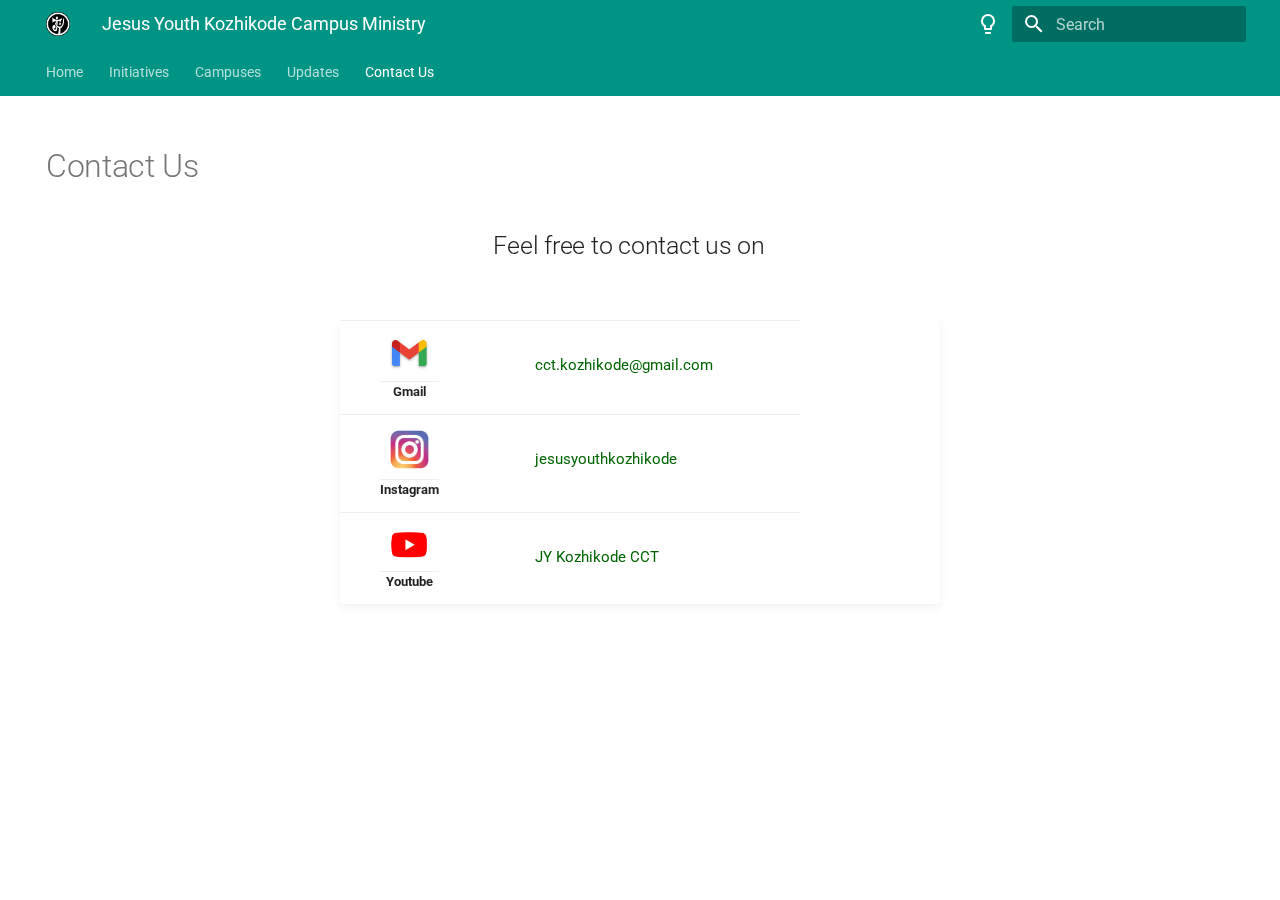
<file: contact_us/index.html>
<!doctype html><html lang=en class=no-js> <head><meta charset=utf-8><meta name=viewport content="width=device-width,initial-scale=1"><meta name=description content="Website for Jesus Youth Kozhikode Campus Ministry"><meta name=author content="Alan Jojo"><link href=https://JYCampusCLT.github.io/contact_us/ rel=canonical><link rel=icon href=../assets/favicon.png><meta name=generator content="mkdocs-1.2.1, mkdocs-material-7.1.10"><title>Contact Us - Jesus Youth Kozhikode Campus Ministry</title><link rel=stylesheet href=../assets/stylesheets/main.1fe995fd.min.css><link rel=stylesheet href=../assets/stylesheets/palette.f1a3b89f.min.css><link rel=preconnect href=https://fonts.gstatic.com crossorigin><link rel=stylesheet href="https://fonts.googleapis.com/css?family=Roboto:300,400,400i,700%7CRoboto+Mono&display=fallback"><style>:root{--md-text-font-family:"Roboto";--md-code-font-family:"Roboto Mono"}</style><link rel=stylesheet href=../stylesheets/extra.css></head> <body dir=ltr data-md-color-scheme=default data-md-color-primary=teal data-md-color-accent> <script>function __prefix(e){return new URL("..",location).pathname+"."+e}function __get(e,t=localStorage){return JSON.parse(t.getItem(__prefix(e)))}</script> <script>var palette=__get("__palette");if(null!==palette&&"object"==typeof palette.color)for(var key in palette.color)document.body.setAttribute("data-md-color-"+key,palette.color[key])</script> <input class=md-toggle data-md-toggle=drawer type=checkbox id=__drawer autocomplete=off> <input class=md-toggle data-md-toggle=search type=checkbox id=__search autocomplete=off> <label class=md-overlay for=__drawer></label> <div data-md-component=skip> <a href=#feel-free-to-contact-us-on class=md-skip> Skip to content </a> </div> <div data-md-component=announce> </div> <header class=md-header data-md-component=header> <nav class="md-header__inner md-grid" aria-label=Header> <a href=.. title="Jesus Youth Kozhikode Campus Ministry" class="md-header__button md-logo" aria-label="Jesus Youth Kozhikode Campus Ministry" data-md-component=logo> <img src=../assets/logo.png alt=logo> </a> <label class="md-header__button md-icon" for=__drawer> <svg xmlns=http://www.w3.org/2000/svg viewbox="0 0 24 24"><path d="M3 6h18v2H3V6m0 5h18v2H3v-2m0 5h18v2H3v-2z"/></svg> </label> <div class=md-header__title data-md-component=header-title> <div class=md-header__ellipsis> <div class=md-header__topic> <span class=md-ellipsis> Jesus Youth Kozhikode Campus Ministry </span> </div> <div class=md-header__topic data-md-component=header-topic> <span class=md-ellipsis> Contact Us </span> </div> </div> </div> <form class=md-header__option data-md-component=palette> <input class=md-option data-md-color-media="(prefers-color-scheme: light)" data-md-color-scheme=default data-md-color-primary=teal data-md-color-accent aria-label="Switch to dark mode" type=radio name=__palette id=__palette_1> <label class="md-header__button md-icon" title="Switch to dark mode" for=__palette_2 hidden> <svg xmlns=http://www.w3.org/2000/svg viewbox="0 0 24 24"><path d="M12 2a7 7 0 0 1 7 7c0 2.38-1.19 4.47-3 5.74V17a1 1 0 0 1-1 1H9a1 1 0 0 1-1-1v-2.26C6.19 13.47 5 11.38 5 9a7 7 0 0 1 7-7M9 21v-1h6v1a1 1 0 0 1-1 1h-4a1 1 0 0 1-1-1m3-17a5 5 0 0 0-5 5c0 2.05 1.23 3.81 3 4.58V16h4v-2.42c1.77-.77 3-2.53 3-4.58a5 5 0 0 0-5-5z"/></svg> </label> <input class=md-option data-md-color-media="(prefers-color-scheme: dark)" data-md-color-scheme=slate data-md-color-primary=teal data-md-color-accent aria-label="Switch to light mode" type=radio name=__palette id=__palette_2> <label class="md-header__button md-icon" title="Switch to light mode" for=__palette_1 hidden> <svg xmlns=http://www.w3.org/2000/svg viewbox="0 0 24 24"><path d="M12 2a7 7 0 0 0-7 7c0 2.38 1.19 4.47 3 5.74V17a1 1 0 0 0 1 1h6a1 1 0 0 0 1-1v-2.26c1.81-1.27 3-3.36 3-5.74a7 7 0 0 0-7-7M9 21a1 1 0 0 0 1 1h4a1 1 0 0 0 1-1v-1H9v1z"/></svg> </label> </form> <label class="md-header__button md-icon" for=__search> <svg xmlns=http://www.w3.org/2000/svg viewbox="0 0 24 24"><path d="M9.5 3A6.5 6.5 0 0 1 16 9.5c0 1.61-.59 3.09-1.56 4.23l.27.27h.79l5 5-1.5 1.5-5-5v-.79l-.27-.27A6.516 6.516 0 0 1 9.5 16 6.5 6.5 0 0 1 3 9.5 6.5 6.5 0 0 1 9.5 3m0 2C7 5 5 7 5 9.5S7 14 9.5 14 14 12 14 9.5 12 5 9.5 5z"/></svg> </label> <div class=md-search data-md-component=search role=dialog> <label class=md-search__overlay for=__search></label> <div class=md-search__inner role=search> <form class=md-search__form name=search> <input type=text class=md-search__input name=query aria-label=Search placeholder=Search autocapitalize=off autocorrect=off autocomplete=off spellcheck=false data-md-component=search-query data-md-state=active required> <label class="md-search__icon md-icon" for=__search> <svg xmlns=http://www.w3.org/2000/svg viewbox="0 0 24 24"><path d="M9.5 3A6.5 6.5 0 0 1 16 9.5c0 1.61-.59 3.09-1.56 4.23l.27.27h.79l5 5-1.5 1.5-5-5v-.79l-.27-.27A6.516 6.516 0 0 1 9.5 16 6.5 6.5 0 0 1 3 9.5 6.5 6.5 0 0 1 9.5 3m0 2C7 5 5 7 5 9.5S7 14 9.5 14 14 12 14 9.5 12 5 9.5 5z"/></svg> <svg xmlns=http://www.w3.org/2000/svg viewbox="0 0 24 24"><path d="M20 11v2H8l5.5 5.5-1.42 1.42L4.16 12l7.92-7.92L13.5 5.5 8 11h12z"/></svg> </label> <button type=reset class="md-search__icon md-icon" aria-label=Clear tabindex=-1> <svg xmlns=http://www.w3.org/2000/svg viewbox="0 0 24 24"><path d="M19 6.41 17.59 5 12 10.59 6.41 5 5 6.41 10.59 12 5 17.59 6.41 19 12 13.41 17.59 19 19 17.59 13.41 12 19 6.41z"/></svg> </button> </form> <div class=md-search__output> <div class=md-search__scrollwrap data-md-scrollfix> <div class=md-search-result data-md-component=search-result> <div class=md-search-result__meta> Initializing search </div> <ol class=md-search-result__list></ol> </div> </div> </div> </div> </div> </nav> </header> <div class=md-container data-md-component=container> <nav class=md-tabs aria-label=Tabs data-md-component=tabs> <div class="md-tabs__inner md-grid"> <ul class=md-tabs__list> <li class=md-tabs__item> <a href=.. class=md-tabs__link> Home </a> </li> <li class=md-tabs__item> <a href=../initiatives/programmes/ class=md-tabs__link> Initiatives </a> </li> <li class=md-tabs__item> <a href=../campuses/ class=md-tabs__link> Campuses </a> </li> <li class=md-tabs__item> <a href=../updates/ class=md-tabs__link> Updates </a> </li> <li class=md-tabs__item> <a href=./ class="md-tabs__link md-tabs__link--active"> Contact Us </a> </li> </ul> </div> </nav> <main class=md-main data-md-component=main> <div class="md-main__inner md-grid"> <div class="md-sidebar md-sidebar--primary" data-md-component=sidebar data-md-type=navigation hidden> <div class=md-sidebar__scrollwrap> <div class=md-sidebar__inner> <nav class="md-nav md-nav--primary md-nav--lifted" aria-label=Navigation data-md-level=0> <label class=md-nav__title for=__drawer> <a href=.. title="Jesus Youth Kozhikode Campus Ministry" class="md-nav__button md-logo" aria-label="Jesus Youth Kozhikode Campus Ministry" data-md-component=logo> <img src=../assets/logo.png alt=logo> </a> Jesus Youth Kozhikode Campus Ministry </label> <ul class=md-nav__list data-md-scrollfix> <li class=md-nav__item> <a href=.. class=md-nav__link> Home </a> </li> <li class="md-nav__item md-nav__item--nested"> <input class="md-nav__toggle md-toggle" data-md-toggle=__nav_2 type=checkbox id=__nav_2> <label class=md-nav__link for=__nav_2> Initiatives <span class="md-nav__icon md-icon"></span> </label> <nav class=md-nav aria-label=Initiatives data-md-level=1> <label class=md-nav__title for=__nav_2> <span class="md-nav__icon md-icon"></span> Initiatives </label> <ul class=md-nav__list data-md-scrollfix> <li class=md-nav__item> <a href=../initiatives/programmes/ class=md-nav__link> Programmes </a> </li> <li class=md-nav__item> <a href=../initiatives/acts29/ class=md-nav__link> Acts 29 </a> </li> </ul> </nav> </li> <li class=md-nav__item> <a href=../campuses/ class=md-nav__link> Campuses </a> </li> <li class=md-nav__item> <a href=../updates/ class=md-nav__link> Updates </a> </li> <li class="md-nav__item md-nav__item--active"> <input class="md-nav__toggle md-toggle" data-md-toggle=toc type=checkbox id=__toc> <label class="md-nav__link md-nav__link--active" for=__toc> Contact Us <span class="md-nav__icon md-icon"></span> </label> <a href=./ class="md-nav__link md-nav__link--active"> Contact Us </a> <nav class="md-nav md-nav--secondary" aria-label="Table of contents"> <label class=md-nav__title for=__toc> <span class="md-nav__icon md-icon"></span> Table of contents </label> <ul class=md-nav__list data-md-component=toc data-md-scrollfix> <li class=md-nav__item> <a href=#feel-free-to-contact-us-on class=md-nav__link> Feel free to contact us on </a> </li> </ul> </nav> </li> </ul> </nav> </div> </div> </div> <div class="md-sidebar md-sidebar--secondary" data-md-component=sidebar data-md-type=toc hidden> <div class=md-sidebar__scrollwrap> <div class=md-sidebar__inner> <nav class="md-nav md-nav--secondary" aria-label="Table of contents"> <label class=md-nav__title for=__toc> <span class="md-nav__icon md-icon"></span> Table of contents </label> <ul class=md-nav__list data-md-component=toc data-md-scrollfix> <li class=md-nav__item> <a href=#feel-free-to-contact-us-on class=md-nav__link> Feel free to contact us on </a> </li> </ul> </nav> </div> </div> </div> <div class=md-content data-md-component=content> <article class="md-content__inner md-typeset"> <h1>Contact Us</h1> <p><center></p> <h2 id=feel-free-to-contact-us-on>Feel free to contact us on<a class=headerlink href=#feel-free-to-contact-us-on title="Permanent link">&para;</a></h2> <p><br class=contact_us_space></p> <!-- This table is nearly not possible to contruct in  markdown only --> <table id=contact_table> <tr></tr> <tr class=contact_row> <td class=logo> <table class=logo_name> <tr> <td> <a onclick=gmail() title="Send mail to CCT Kozhikode"> <img src=/assets/gmail.png alt=Mail width=45px> </a> </td> </tr> <tr> <td><b>Gmail</b></td> </tr> </table> </td> <td class=contact_table_details> <a onclick=gmail() title="Send mail to CCT Kozhikode" &quot;>cct.kozhikode@gmail.com</a> </td> </tr> <tr class=contact_row> <td class=logo> <table class=logo_name> <tr> <td> <a onclick=instagram() title="Visit Instagram page of Kozhikode Campus Ministry"> <img src=/assets/instagram.png alt=Instagram width=45px> </a> </td> </tr> <tr> <td><b>Instagram</b></td> </tr> </table> </td> <td class=contact_table_details> <a onclick=instagram() title="Visit Instagram page of Kozhikode Campus Ministry" &quot;>jesusyouthkozhikode</a> </td> </tr> <tr class=contact_row> <td class=logo> <table class=logo_name> <tr> <td> <a onclick=youtube() title="Subscribe to Kozhikode Campus Ministry Youtube channel"> <img src=/assets/youtube.png alt=Youtube width=45px> </a> </td> </tr> <tr> <td><b>Youtube</b></td> </tr> </table> </td> <td class=contact_table_details> <a onclick=youtube() title="Subscribe to Kozhikode Campus Ministry Youtube channel">JY Kozhikode CCT</a> </td> </tr> </table> <p></center></p> </article> </div> </div> <a href=# class="md-top md-icon" data-md-component=top data-md-state=hidden> <svg xmlns=http://www.w3.org/2000/svg viewbox="0 0 24 24"><path d="M13 20h-2V8l-5.5 5.5-1.42-1.42L12 4.16l7.92 7.92-1.42 1.42L13 8v12z"/></svg> Back to top </a> </main> <!-- Footer --> <footer class=md-footer> </footer> </div> <div class=md-dialog data-md-component=dialog> <div class="md-dialog__inner md-typeset"></div> </div> <script id=__config type=application/json>{"base": "..", "features": ["navigation.tabs", "navigation.top", "navigation.sections"], "translations": {"clipboard.copy": "Copy to clipboard", "clipboard.copied": "Copied to clipboard", "search.config.lang": "en", "search.config.pipeline": "trimmer, stopWordFilter", "search.config.separator": "[\\s\\-]+", "search.placeholder": "Search", "search.result.placeholder": "Type to start searching", "search.result.none": "No matching documents", "search.result.one": "1 matching document", "search.result.other": "# matching documents", "search.result.more.one": "1 more on this page", "search.result.more.other": "# more on this page", "search.result.term.missing": "Missing", "select.version.title": "Select version"}, "search": "../assets/javascripts/workers/search.477d984a.min.js", "version": null}</script> <script src=../assets/javascripts/bundle.ddd52ceb.min.js></script> <script src=../extra.js></script> </body> </html>
</file>
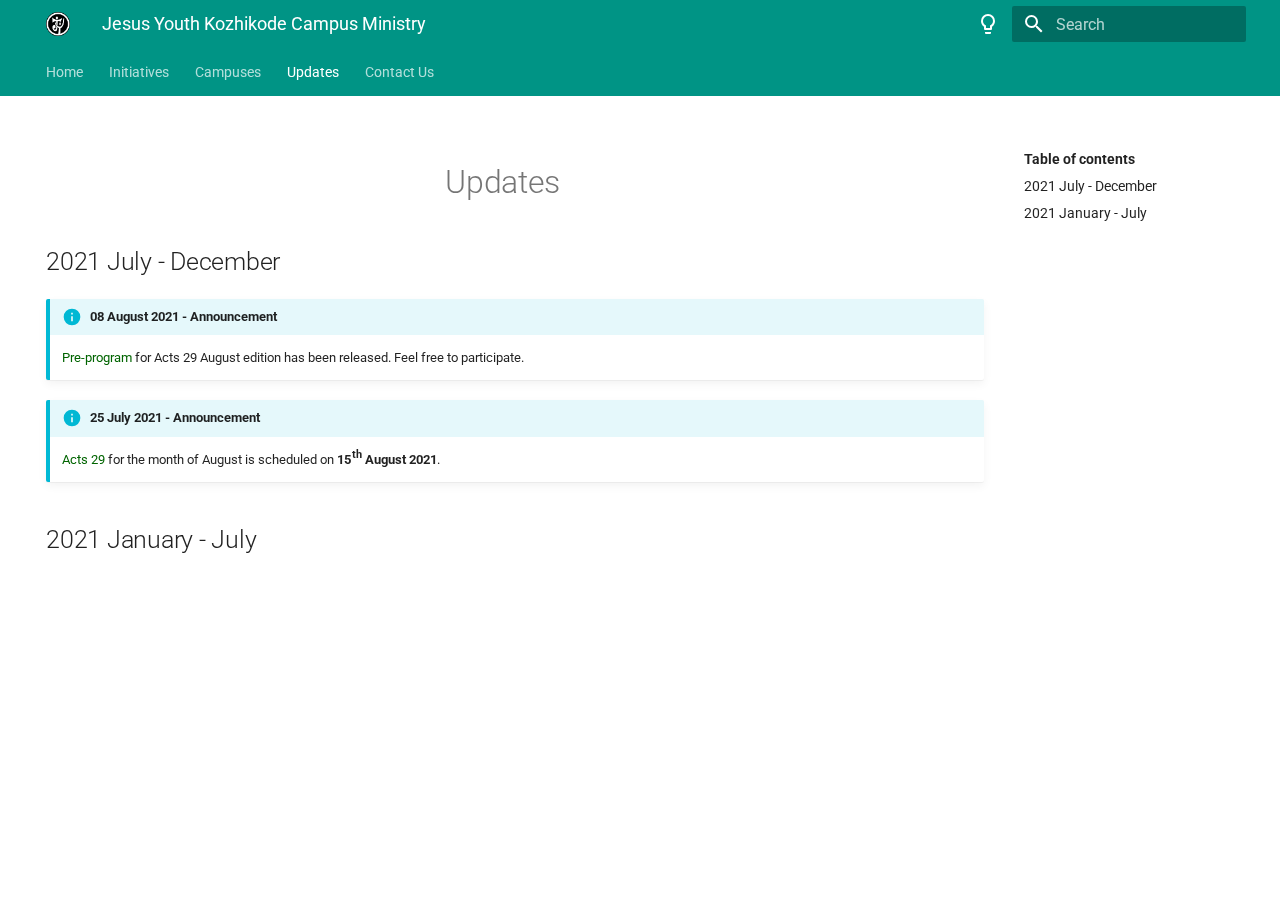
<file: updates/index.html>
<!doctype html><html lang=en class=no-js> <head><meta charset=utf-8><meta name=viewport content="width=device-width,initial-scale=1"><meta name=description content="Website for Jesus Youth Kozhikode Campus Ministry"><meta name=author content="Alan Jojo"><link href=https://JYCampusCLT.github.io/updates/ rel=canonical><link rel=icon href=../assets/favicon.png><meta name=generator content="mkdocs-1.2.1, mkdocs-material-7.1.10"><title>Updates - Jesus Youth Kozhikode Campus Ministry</title><link rel=stylesheet href=../assets/stylesheets/main.1fe995fd.min.css><link rel=stylesheet href=../assets/stylesheets/palette.f1a3b89f.min.css><link rel=preconnect href=https://fonts.gstatic.com crossorigin><link rel=stylesheet href="https://fonts.googleapis.com/css?family=Roboto:300,400,400i,700%7CRoboto+Mono&display=fallback"><style>:root{--md-text-font-family:"Roboto";--md-code-font-family:"Roboto Mono"}</style><link rel=stylesheet href=../stylesheets/extra.css></head> <body dir=ltr data-md-color-scheme=default data-md-color-primary=teal data-md-color-accent> <script>function __prefix(e){return new URL("..",location).pathname+"."+e}function __get(e,t=localStorage){return JSON.parse(t.getItem(__prefix(e)))}</script> <script>var palette=__get("__palette");if(null!==palette&&"object"==typeof palette.color)for(var key in palette.color)document.body.setAttribute("data-md-color-"+key,palette.color[key])</script> <input class=md-toggle data-md-toggle=drawer type=checkbox id=__drawer autocomplete=off> <input class=md-toggle data-md-toggle=search type=checkbox id=__search autocomplete=off> <label class=md-overlay for=__drawer></label> <div data-md-component=skip> <a href=#updates class=md-skip> Skip to content </a> </div> <div data-md-component=announce> </div> <header class=md-header data-md-component=header> <nav class="md-header__inner md-grid" aria-label=Header> <a href=.. title="Jesus Youth Kozhikode Campus Ministry" class="md-header__button md-logo" aria-label="Jesus Youth Kozhikode Campus Ministry" data-md-component=logo> <img src=../assets/logo.png alt=logo> </a> <label class="md-header__button md-icon" for=__drawer> <svg xmlns=http://www.w3.org/2000/svg viewbox="0 0 24 24"><path d="M3 6h18v2H3V6m0 5h18v2H3v-2m0 5h18v2H3v-2z"/></svg> </label> <div class=md-header__title data-md-component=header-title> <div class=md-header__ellipsis> <div class=md-header__topic> <span class=md-ellipsis> Jesus Youth Kozhikode Campus Ministry </span> </div> <div class=md-header__topic data-md-component=header-topic> <span class=md-ellipsis> Updates </span> </div> </div> </div> <form class=md-header__option data-md-component=palette> <input class=md-option data-md-color-media="(prefers-color-scheme: light)" data-md-color-scheme=default data-md-color-primary=teal data-md-color-accent aria-label="Switch to dark mode" type=radio name=__palette id=__palette_1> <label class="md-header__button md-icon" title="Switch to dark mode" for=__palette_2 hidden> <svg xmlns=http://www.w3.org/2000/svg viewbox="0 0 24 24"><path d="M12 2a7 7 0 0 1 7 7c0 2.38-1.19 4.47-3 5.74V17a1 1 0 0 1-1 1H9a1 1 0 0 1-1-1v-2.26C6.19 13.47 5 11.38 5 9a7 7 0 0 1 7-7M9 21v-1h6v1a1 1 0 0 1-1 1h-4a1 1 0 0 1-1-1m3-17a5 5 0 0 0-5 5c0 2.05 1.23 3.81 3 4.58V16h4v-2.42c1.77-.77 3-2.53 3-4.58a5 5 0 0 0-5-5z"/></svg> </label> <input class=md-option data-md-color-media="(prefers-color-scheme: dark)" data-md-color-scheme=slate data-md-color-primary=teal data-md-color-accent aria-label="Switch to light mode" type=radio name=__palette id=__palette_2> <label class="md-header__button md-icon" title="Switch to light mode" for=__palette_1 hidden> <svg xmlns=http://www.w3.org/2000/svg viewbox="0 0 24 24"><path d="M12 2a7 7 0 0 0-7 7c0 2.38 1.19 4.47 3 5.74V17a1 1 0 0 0 1 1h6a1 1 0 0 0 1-1v-2.26c1.81-1.27 3-3.36 3-5.74a7 7 0 0 0-7-7M9 21a1 1 0 0 0 1 1h4a1 1 0 0 0 1-1v-1H9v1z"/></svg> </label> </form> <label class="md-header__button md-icon" for=__search> <svg xmlns=http://www.w3.org/2000/svg viewbox="0 0 24 24"><path d="M9.5 3A6.5 6.5 0 0 1 16 9.5c0 1.61-.59 3.09-1.56 4.23l.27.27h.79l5 5-1.5 1.5-5-5v-.79l-.27-.27A6.516 6.516 0 0 1 9.5 16 6.5 6.5 0 0 1 3 9.5 6.5 6.5 0 0 1 9.5 3m0 2C7 5 5 7 5 9.5S7 14 9.5 14 14 12 14 9.5 12 5 9.5 5z"/></svg> </label> <div class=md-search data-md-component=search role=dialog> <label class=md-search__overlay for=__search></label> <div class=md-search__inner role=search> <form class=md-search__form name=search> <input type=text class=md-search__input name=query aria-label=Search placeholder=Search autocapitalize=off autocorrect=off autocomplete=off spellcheck=false data-md-component=search-query data-md-state=active required> <label class="md-search__icon md-icon" for=__search> <svg xmlns=http://www.w3.org/2000/svg viewbox="0 0 24 24"><path d="M9.5 3A6.5 6.5 0 0 1 16 9.5c0 1.61-.59 3.09-1.56 4.23l.27.27h.79l5 5-1.5 1.5-5-5v-.79l-.27-.27A6.516 6.516 0 0 1 9.5 16 6.5 6.5 0 0 1 3 9.5 6.5 6.5 0 0 1 9.5 3m0 2C7 5 5 7 5 9.5S7 14 9.5 14 14 12 14 9.5 12 5 9.5 5z"/></svg> <svg xmlns=http://www.w3.org/2000/svg viewbox="0 0 24 24"><path d="M20 11v2H8l5.5 5.5-1.42 1.42L4.16 12l7.92-7.92L13.5 5.5 8 11h12z"/></svg> </label> <button type=reset class="md-search__icon md-icon" aria-label=Clear tabindex=-1> <svg xmlns=http://www.w3.org/2000/svg viewbox="0 0 24 24"><path d="M19 6.41 17.59 5 12 10.59 6.41 5 5 6.41 10.59 12 5 17.59 6.41 19 12 13.41 17.59 19 19 17.59 13.41 12 19 6.41z"/></svg> </button> </form> <div class=md-search__output> <div class=md-search__scrollwrap data-md-scrollfix> <div class=md-search-result data-md-component=search-result> <div class=md-search-result__meta> Initializing search </div> <ol class=md-search-result__list></ol> </div> </div> </div> </div> </div> </nav> </header> <div class=md-container data-md-component=container> <nav class=md-tabs aria-label=Tabs data-md-component=tabs> <div class="md-tabs__inner md-grid"> <ul class=md-tabs__list> <li class=md-tabs__item> <a href=.. class=md-tabs__link> Home </a> </li> <li class=md-tabs__item> <a href=../initiatives/programmes/ class=md-tabs__link> Initiatives </a> </li> <li class=md-tabs__item> <a href=../campuses/ class=md-tabs__link> Campuses </a> </li> <li class=md-tabs__item> <a href=./ class="md-tabs__link md-tabs__link--active"> Updates </a> </li> <li class=md-tabs__item> <a href=../contact_us/ class=md-tabs__link> Contact Us </a> </li> </ul> </div> </nav> <main class=md-main data-md-component=main> <div class="md-main__inner md-grid"> <div class="md-sidebar md-sidebar--primary" data-md-component=sidebar data-md-type=navigation hidden> <div class=md-sidebar__scrollwrap> <div class=md-sidebar__inner> <nav class="md-nav md-nav--primary md-nav--lifted" aria-label=Navigation data-md-level=0> <label class=md-nav__title for=__drawer> <a href=.. title="Jesus Youth Kozhikode Campus Ministry" class="md-nav__button md-logo" aria-label="Jesus Youth Kozhikode Campus Ministry" data-md-component=logo> <img src=../assets/logo.png alt=logo> </a> Jesus Youth Kozhikode Campus Ministry </label> <ul class=md-nav__list data-md-scrollfix> <li class=md-nav__item> <a href=.. class=md-nav__link> Home </a> </li> <li class="md-nav__item md-nav__item--nested"> <input class="md-nav__toggle md-toggle" data-md-toggle=__nav_2 type=checkbox id=__nav_2> <label class=md-nav__link for=__nav_2> Initiatives <span class="md-nav__icon md-icon"></span> </label> <nav class=md-nav aria-label=Initiatives data-md-level=1> <label class=md-nav__title for=__nav_2> <span class="md-nav__icon md-icon"></span> Initiatives </label> <ul class=md-nav__list data-md-scrollfix> <li class=md-nav__item> <a href=../initiatives/programmes/ class=md-nav__link> Programmes </a> </li> <li class=md-nav__item> <a href=../initiatives/acts29/ class=md-nav__link> Acts 29 </a> </li> </ul> </nav> </li> <li class=md-nav__item> <a href=../campuses/ class=md-nav__link> Campuses </a> </li> <li class="md-nav__item md-nav__item--active"> <input class="md-nav__toggle md-toggle" data-md-toggle=toc type=checkbox id=__toc> <label class="md-nav__link md-nav__link--active" for=__toc> Updates <span class="md-nav__icon md-icon"></span> </label> <a href=./ class="md-nav__link md-nav__link--active"> Updates </a> <nav class="md-nav md-nav--secondary" aria-label="Table of contents"> <label class=md-nav__title for=__toc> <span class="md-nav__icon md-icon"></span> Table of contents </label> <ul class=md-nav__list data-md-component=toc data-md-scrollfix> <li class=md-nav__item> <a href=#2021-july-december class=md-nav__link> 2021 July - December </a> </li> <li class=md-nav__item> <a href=#2021-january-july class=md-nav__link> 2021 January - July </a> </li> </ul> </nav> </li> <li class=md-nav__item> <a href=../contact_us/ class=md-nav__link> Contact Us </a> </li> </ul> </nav> </div> </div> </div> <div class="md-sidebar md-sidebar--secondary" data-md-component=sidebar data-md-type=toc> <div class=md-sidebar__scrollwrap> <div class=md-sidebar__inner> <nav class="md-nav md-nav--secondary" aria-label="Table of contents"> <label class=md-nav__title for=__toc> <span class="md-nav__icon md-icon"></span> Table of contents </label> <ul class=md-nav__list data-md-component=toc data-md-scrollfix> <li class=md-nav__item> <a href=#2021-july-december class=md-nav__link> 2021 July - December </a> </li> <li class=md-nav__item> <a href=#2021-january-july class=md-nav__link> 2021 January - July </a> </li> </ul> </nav> </div> </div> </div> <div class=md-content data-md-component=content> <article class="md-content__inner md-typeset"> <p><center></p> <h1 id=updates>Updates<a class=headerlink href=#updates title="Permanent link">&para;</a></h1> <p></center></p> <h2 id=2021-july-december>2021 July - December<a class=headerlink href=#2021-july-december title="Permanent link">&para;</a></h2> <div class="admonition info"> <p class=admonition-title>08 August 2021 - Announcement</p> <p><span class=link><a href=../initiatives/acts29/ >Pre-program</a></span> for Acts 29 August edition has been released. Feel free to participate.</p> </div> <div class="admonition info"> <p class=admonition-title>25 July 2021 - Announcement</p> <p><span class=link><a href=../initiatives/acts29/ >Acts 29</a></span> for the month of August is scheduled on <strong>15<sup>th</sup> August 2021</strong>.</p> </div> <h2 id=2021-january-july>2021 January - July<a class=headerlink href=#2021-january-july title="Permanent link">&para;</a></h2> </article> </div> </div> <a href=# class="md-top md-icon" data-md-component=top data-md-state=hidden> <svg xmlns=http://www.w3.org/2000/svg viewbox="0 0 24 24"><path d="M13 20h-2V8l-5.5 5.5-1.42-1.42L12 4.16l7.92 7.92-1.42 1.42L13 8v12z"/></svg> Back to top </a> </main> <!-- Footer --> <footer class=md-footer> </footer> </div> <div class=md-dialog data-md-component=dialog> <div class="md-dialog__inner md-typeset"></div> </div> <script id=__config type=application/json>{"base": "..", "features": ["navigation.tabs", "navigation.top", "navigation.sections"], "translations": {"clipboard.copy": "Copy to clipboard", "clipboard.copied": "Copied to clipboard", "search.config.lang": "en", "search.config.pipeline": "trimmer, stopWordFilter", "search.config.separator": "[\\s\\-]+", "search.placeholder": "Search", "search.result.placeholder": "Type to start searching", "search.result.none": "No matching documents", "search.result.one": "1 matching document", "search.result.other": "# matching documents", "search.result.more.one": "1 more on this page", "search.result.more.other": "# more on this page", "search.result.term.missing": "Missing", "select.version.title": "Select version"}, "search": "../assets/javascripts/workers/search.477d984a.min.js", "version": null}</script> <script src=../assets/javascripts/bundle.ddd52ceb.min.js></script> <script src=../extra.js></script> </body> </html>
</file>
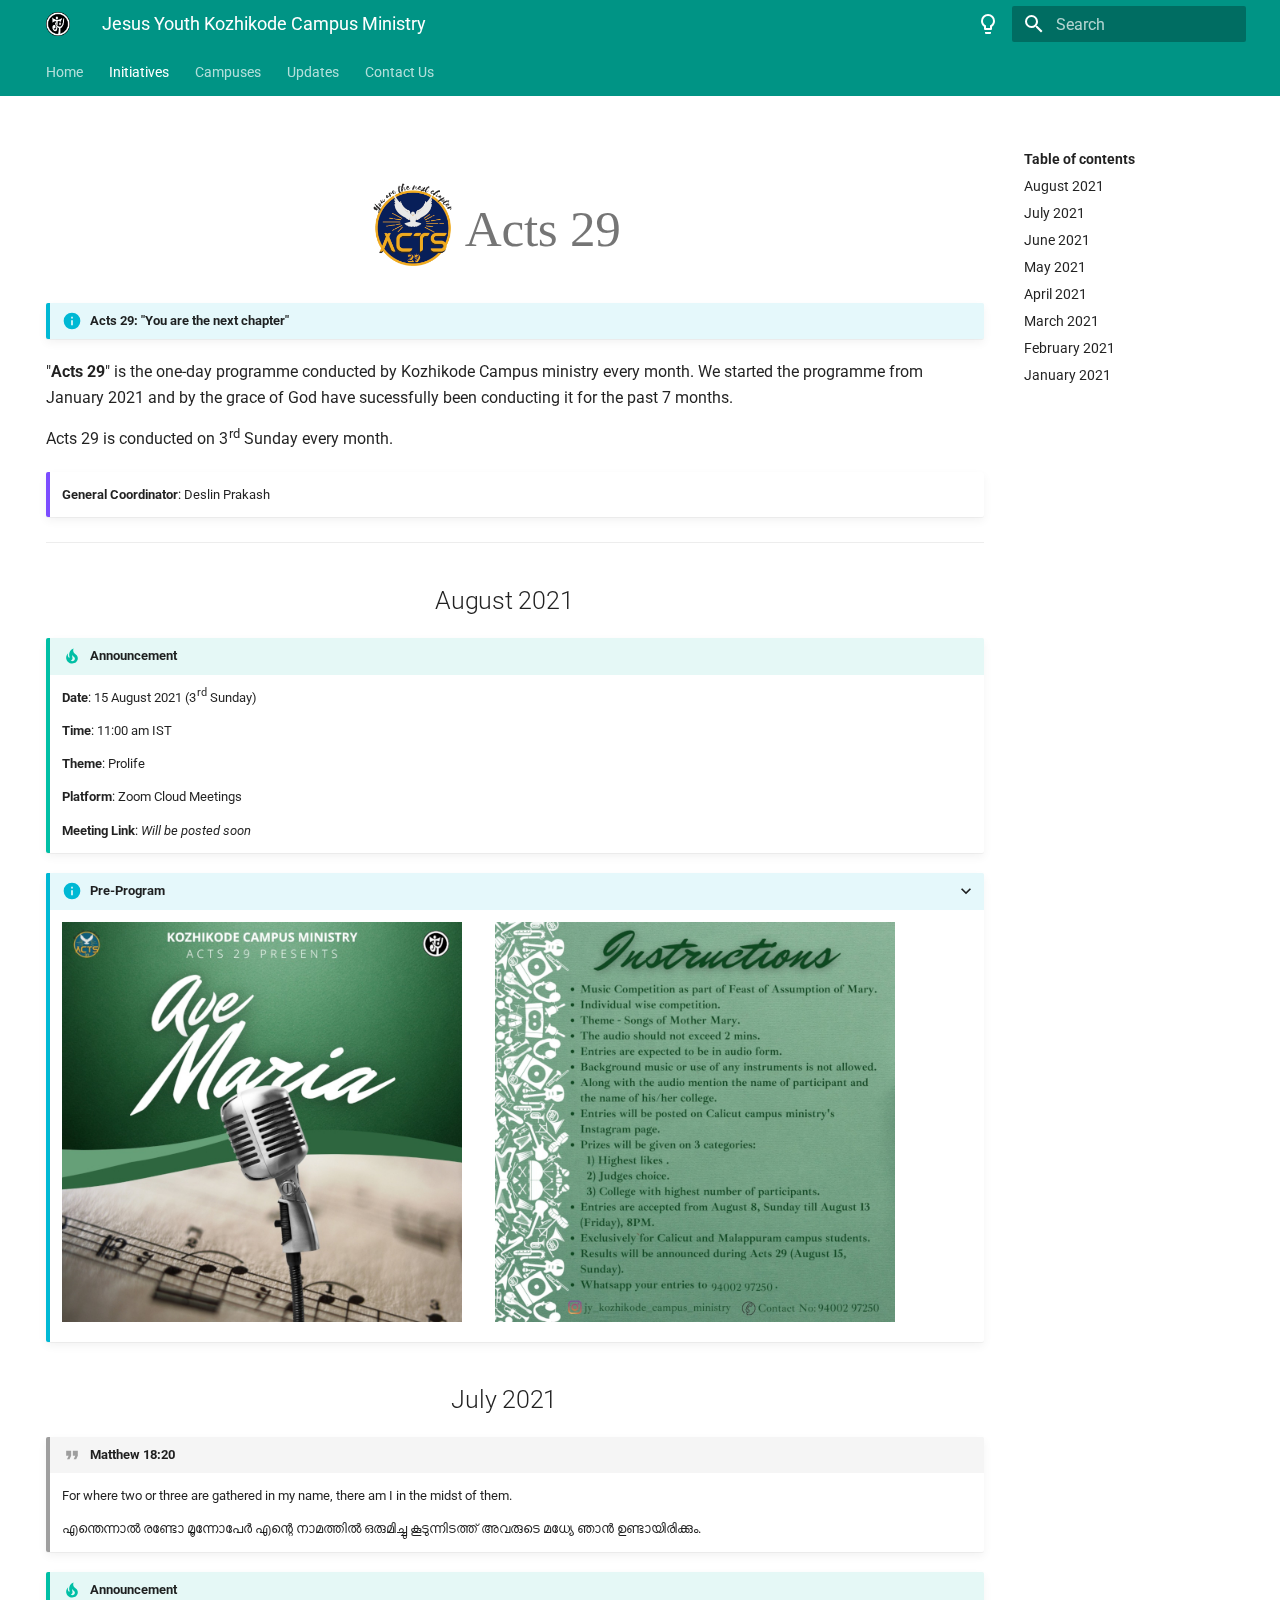
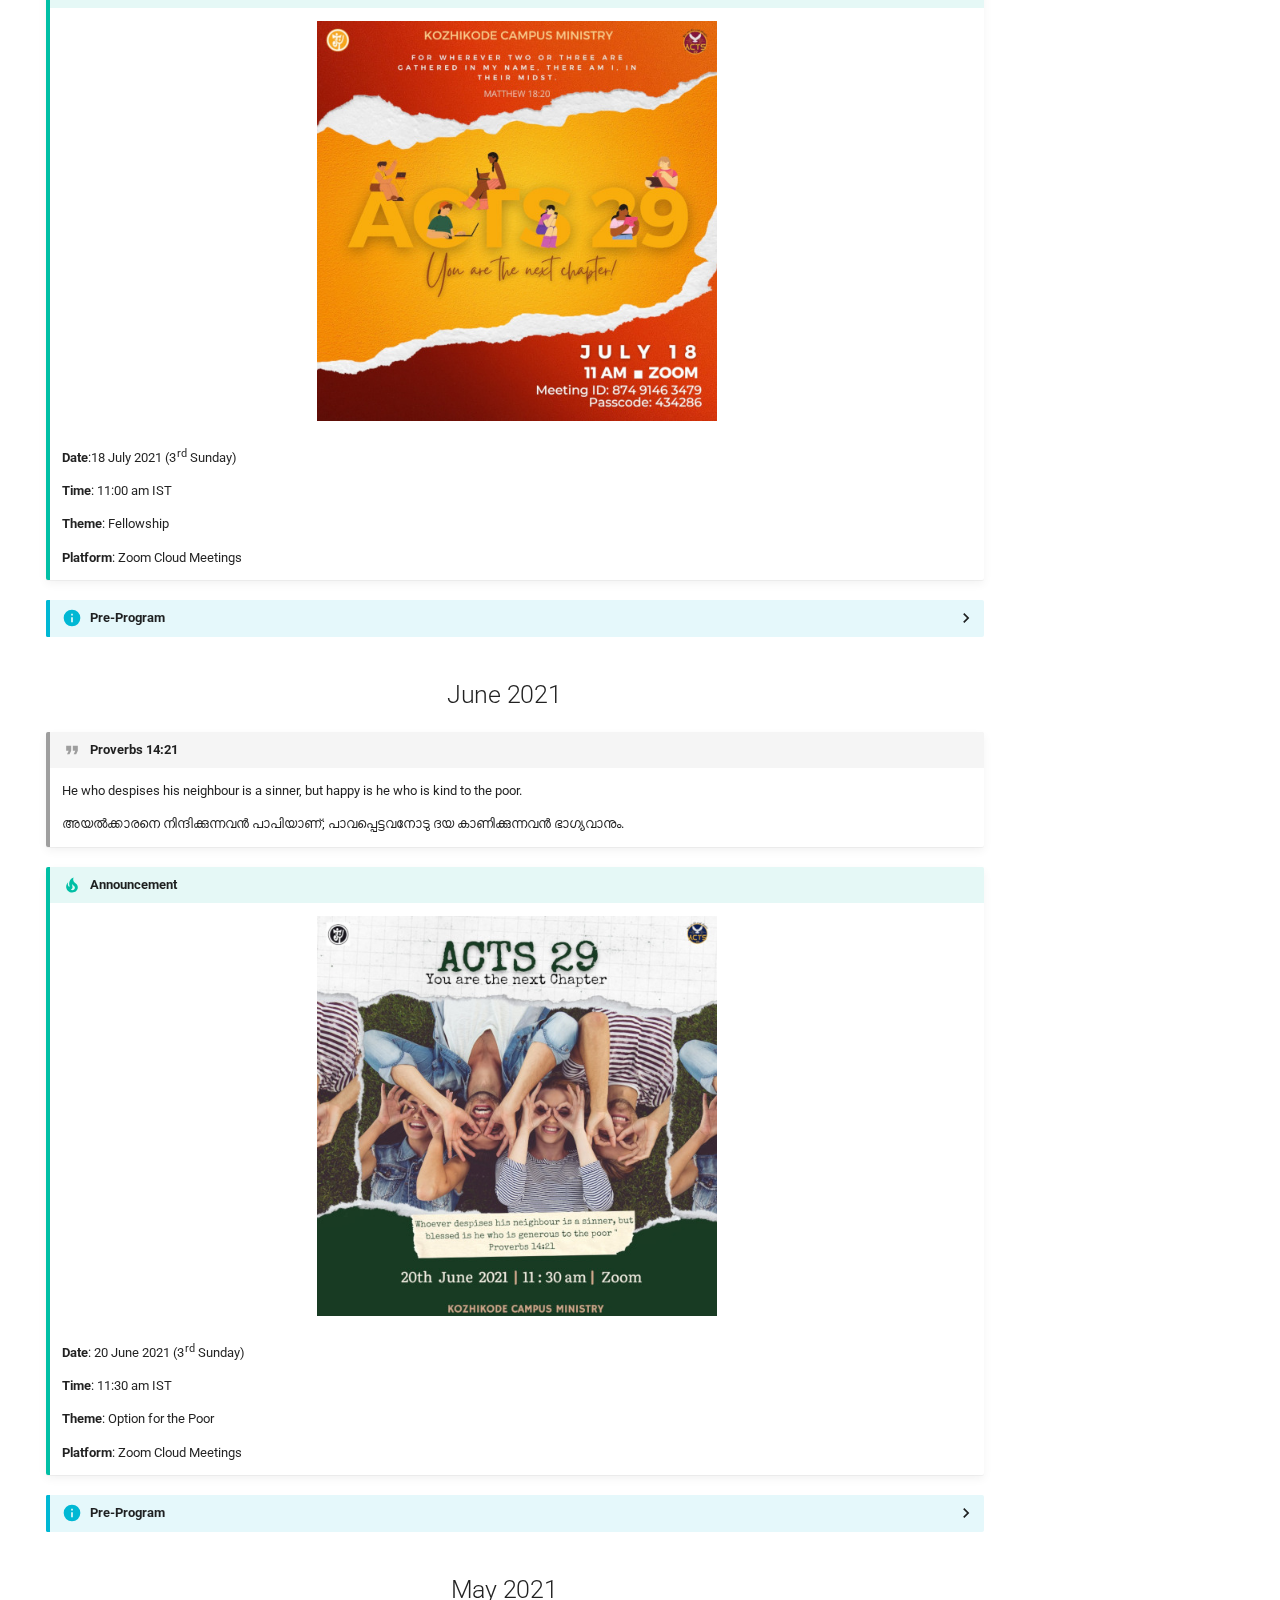
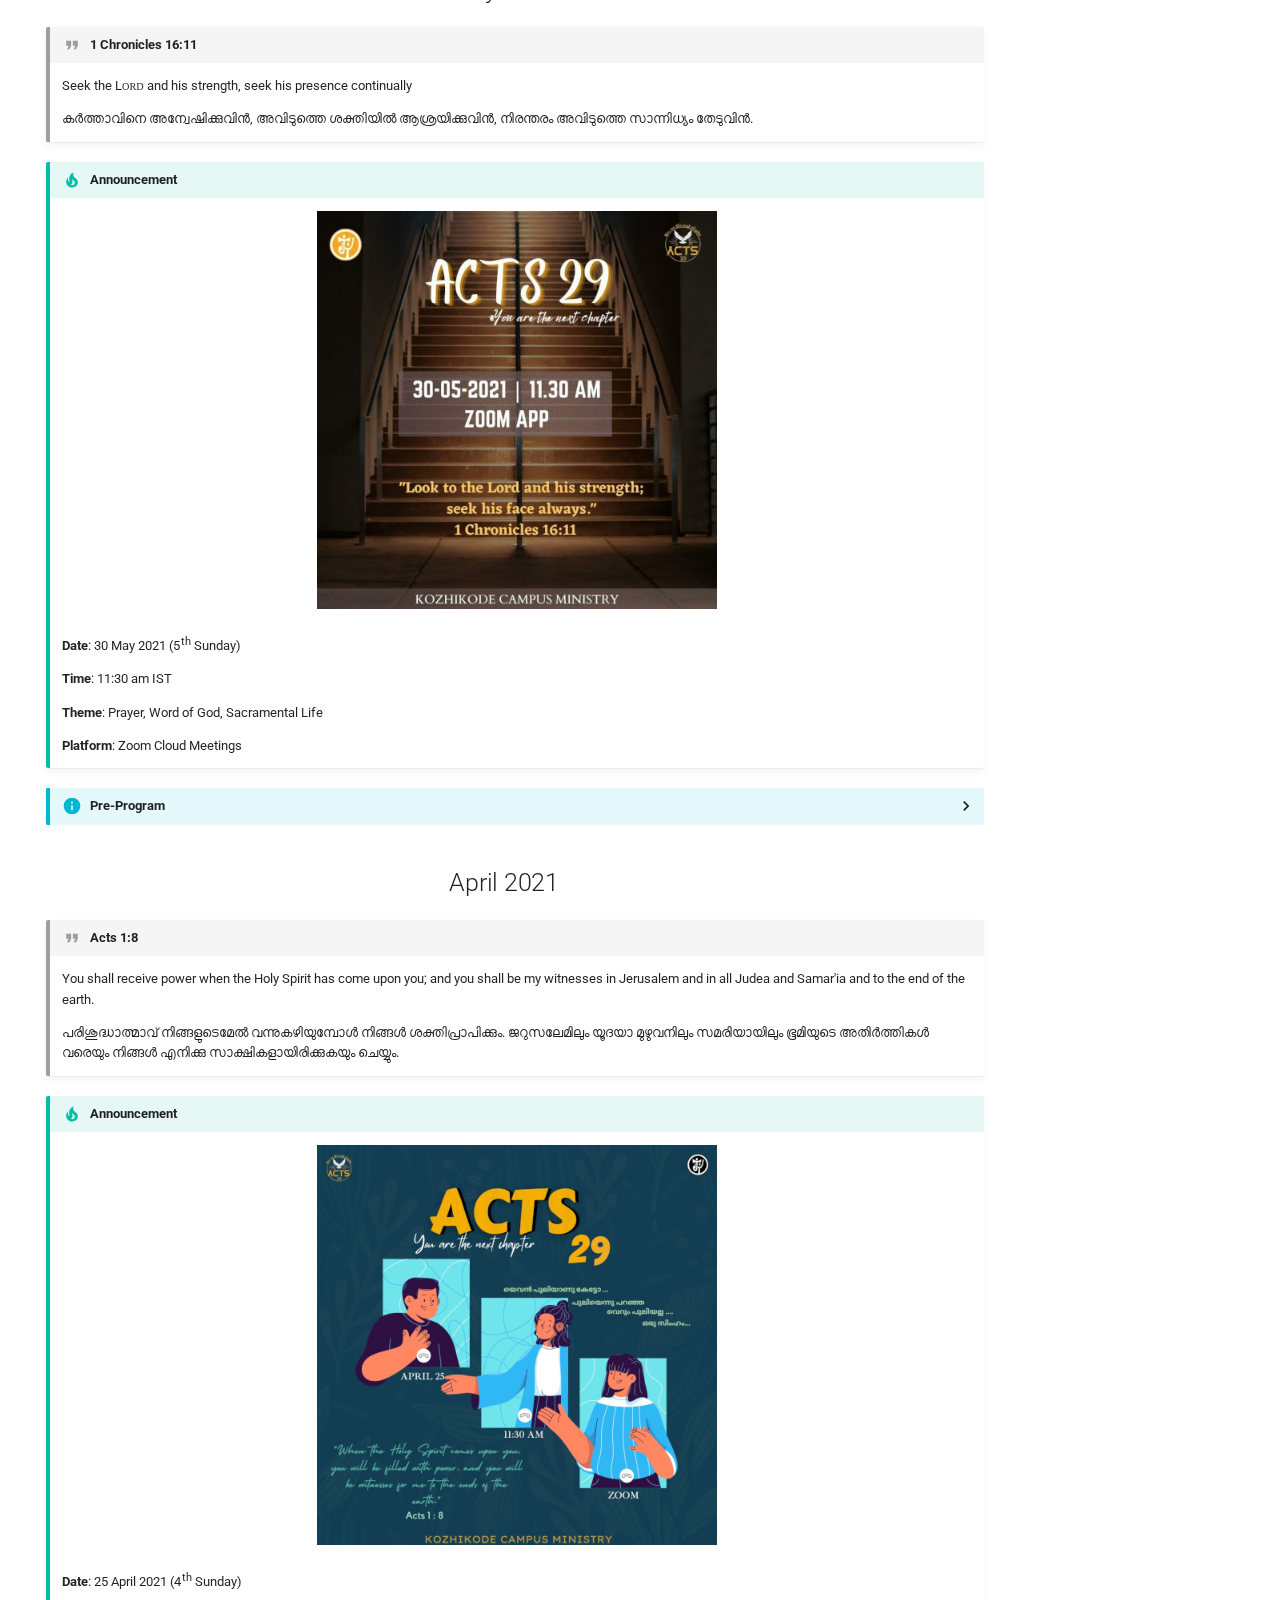
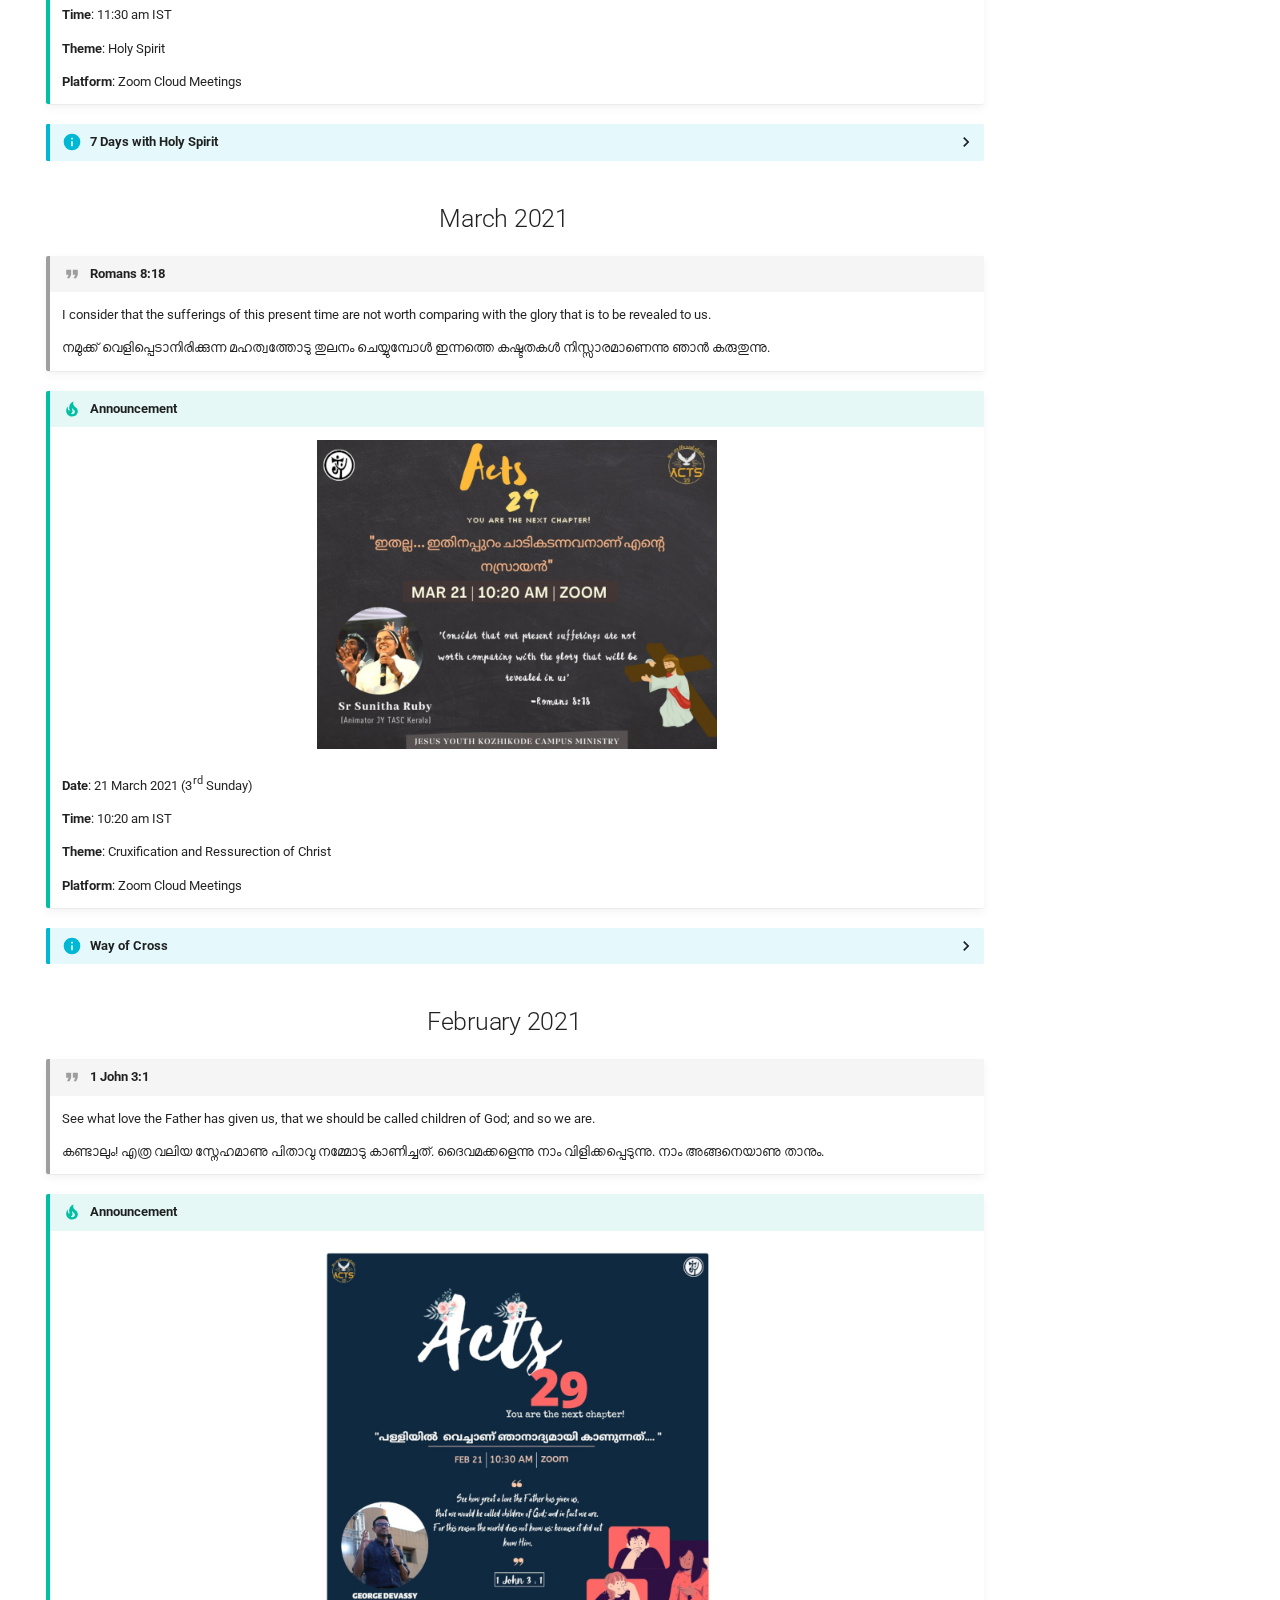
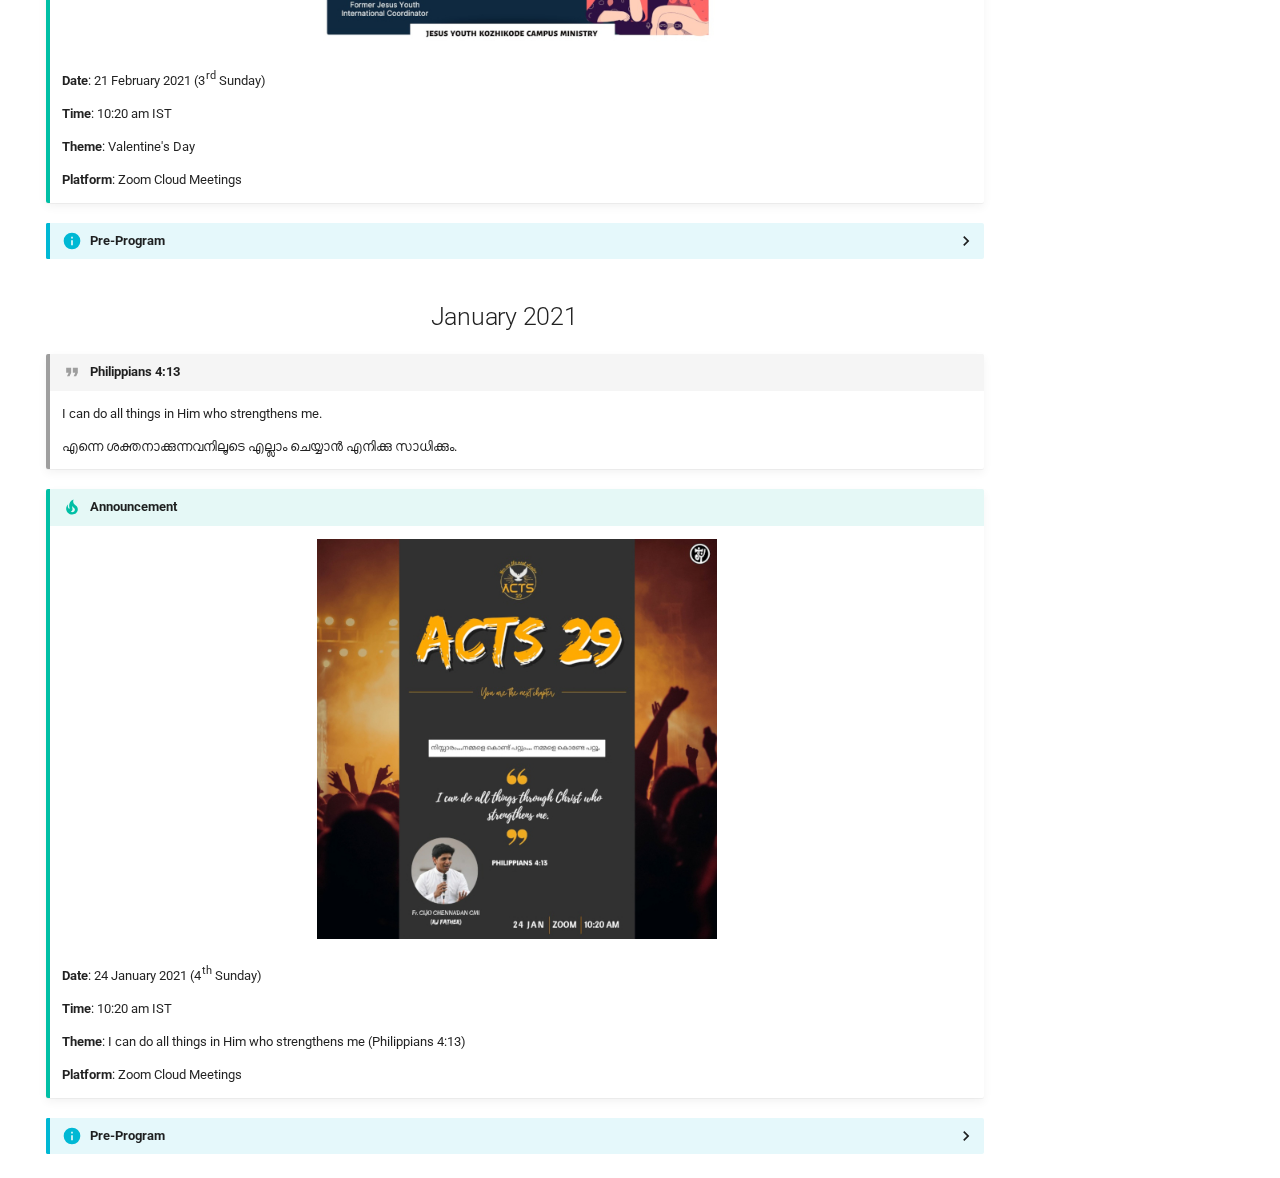
<file: initiatives/acts29/index.html>
<!doctype html><html lang=en class=no-js> <head><meta charset=utf-8><meta name=viewport content="width=device-width,initial-scale=1"><meta name=description content="Website for Jesus Youth Kozhikode Campus Ministry"><meta name=author content="Alan Jojo"><link href=https://JYCampusCLT.github.io/initiatives/acts29/ rel=canonical><link rel=icon href=../../assets/favicon.png><meta name=generator content="mkdocs-1.2.1, mkdocs-material-7.1.10"><title>Acts 29 - Jesus Youth Kozhikode Campus Ministry</title><link rel=stylesheet href=../../assets/stylesheets/main.1fe995fd.min.css><link rel=stylesheet href=../../assets/stylesheets/palette.f1a3b89f.min.css><link rel=preconnect href=https://fonts.gstatic.com crossorigin><link rel=stylesheet href="https://fonts.googleapis.com/css?family=Roboto:300,400,400i,700%7CRoboto+Mono&display=fallback"><style>:root{--md-text-font-family:"Roboto";--md-code-font-family:"Roboto Mono"}</style><link rel=stylesheet href=../../stylesheets/extra.css></head> <body dir=ltr data-md-color-scheme=default data-md-color-primary=teal data-md-color-accent> <script>function __prefix(e){return new URL("../..",location).pathname+"."+e}function __get(e,t=localStorage){return JSON.parse(t.getItem(__prefix(e)))}</script> <script>var palette=__get("__palette");if(null!==palette&&"object"==typeof palette.color)for(var key in palette.color)document.body.setAttribute("data-md-color-"+key,palette.color[key])</script> <input class=md-toggle data-md-toggle=drawer type=checkbox id=__drawer autocomplete=off> <input class=md-toggle data-md-toggle=search type=checkbox id=__search autocomplete=off> <label class=md-overlay for=__drawer></label> <div data-md-component=skip> <a href=#acts-29 class=md-skip> Skip to content </a> </div> <div data-md-component=announce> </div> <header class=md-header data-md-component=header> <nav class="md-header__inner md-grid" aria-label=Header> <a href=../.. title="Jesus Youth Kozhikode Campus Ministry" class="md-header__button md-logo" aria-label="Jesus Youth Kozhikode Campus Ministry" data-md-component=logo> <img src=../../assets/logo.png alt=logo> </a> <label class="md-header__button md-icon" for=__drawer> <svg xmlns=http://www.w3.org/2000/svg viewbox="0 0 24 24"><path d="M3 6h18v2H3V6m0 5h18v2H3v-2m0 5h18v2H3v-2z"/></svg> </label> <div class=md-header__title data-md-component=header-title> <div class=md-header__ellipsis> <div class=md-header__topic> <span class=md-ellipsis> Jesus Youth Kozhikode Campus Ministry </span> </div> <div class=md-header__topic data-md-component=header-topic> <span class=md-ellipsis> Acts 29 </span> </div> </div> </div> <form class=md-header__option data-md-component=palette> <input class=md-option data-md-color-media="(prefers-color-scheme: light)" data-md-color-scheme=default data-md-color-primary=teal data-md-color-accent aria-label="Switch to dark mode" type=radio name=__palette id=__palette_1> <label class="md-header__button md-icon" title="Switch to dark mode" for=__palette_2 hidden> <svg xmlns=http://www.w3.org/2000/svg viewbox="0 0 24 24"><path d="M12 2a7 7 0 0 1 7 7c0 2.38-1.19 4.47-3 5.74V17a1 1 0 0 1-1 1H9a1 1 0 0 1-1-1v-2.26C6.19 13.47 5 11.38 5 9a7 7 0 0 1 7-7M9 21v-1h6v1a1 1 0 0 1-1 1h-4a1 1 0 0 1-1-1m3-17a5 5 0 0 0-5 5c0 2.05 1.23 3.81 3 4.58V16h4v-2.42c1.77-.77 3-2.53 3-4.58a5 5 0 0 0-5-5z"/></svg> </label> <input class=md-option data-md-color-media="(prefers-color-scheme: dark)" data-md-color-scheme=slate data-md-color-primary=teal data-md-color-accent aria-label="Switch to light mode" type=radio name=__palette id=__palette_2> <label class="md-header__button md-icon" title="Switch to light mode" for=__palette_1 hidden> <svg xmlns=http://www.w3.org/2000/svg viewbox="0 0 24 24"><path d="M12 2a7 7 0 0 0-7 7c0 2.38 1.19 4.47 3 5.74V17a1 1 0 0 0 1 1h6a1 1 0 0 0 1-1v-2.26c1.81-1.27 3-3.36 3-5.74a7 7 0 0 0-7-7M9 21a1 1 0 0 0 1 1h4a1 1 0 0 0 1-1v-1H9v1z"/></svg> </label> </form> <label class="md-header__button md-icon" for=__search> <svg xmlns=http://www.w3.org/2000/svg viewbox="0 0 24 24"><path d="M9.5 3A6.5 6.5 0 0 1 16 9.5c0 1.61-.59 3.09-1.56 4.23l.27.27h.79l5 5-1.5 1.5-5-5v-.79l-.27-.27A6.516 6.516 0 0 1 9.5 16 6.5 6.5 0 0 1 3 9.5 6.5 6.5 0 0 1 9.5 3m0 2C7 5 5 7 5 9.5S7 14 9.5 14 14 12 14 9.5 12 5 9.5 5z"/></svg> </label> <div class=md-search data-md-component=search role=dialog> <label class=md-search__overlay for=__search></label> <div class=md-search__inner role=search> <form class=md-search__form name=search> <input type=text class=md-search__input name=query aria-label=Search placeholder=Search autocapitalize=off autocorrect=off autocomplete=off spellcheck=false data-md-component=search-query data-md-state=active required> <label class="md-search__icon md-icon" for=__search> <svg xmlns=http://www.w3.org/2000/svg viewbox="0 0 24 24"><path d="M9.5 3A6.5 6.5 0 0 1 16 9.5c0 1.61-.59 3.09-1.56 4.23l.27.27h.79l5 5-1.5 1.5-5-5v-.79l-.27-.27A6.516 6.516 0 0 1 9.5 16 6.5 6.5 0 0 1 3 9.5 6.5 6.5 0 0 1 9.5 3m0 2C7 5 5 7 5 9.5S7 14 9.5 14 14 12 14 9.5 12 5 9.5 5z"/></svg> <svg xmlns=http://www.w3.org/2000/svg viewbox="0 0 24 24"><path d="M20 11v2H8l5.5 5.5-1.42 1.42L4.16 12l7.92-7.92L13.5 5.5 8 11h12z"/></svg> </label> <button type=reset class="md-search__icon md-icon" aria-label=Clear tabindex=-1> <svg xmlns=http://www.w3.org/2000/svg viewbox="0 0 24 24"><path d="M19 6.41 17.59 5 12 10.59 6.41 5 5 6.41 10.59 12 5 17.59 6.41 19 12 13.41 17.59 19 19 17.59 13.41 12 19 6.41z"/></svg> </button> </form> <div class=md-search__output> <div class=md-search__scrollwrap data-md-scrollfix> <div class=md-search-result data-md-component=search-result> <div class=md-search-result__meta> Initializing search </div> <ol class=md-search-result__list></ol> </div> </div> </div> </div> </div> </nav> </header> <div class=md-container data-md-component=container> <nav class=md-tabs aria-label=Tabs data-md-component=tabs> <div class="md-tabs__inner md-grid"> <ul class=md-tabs__list> <li class=md-tabs__item> <a href=../.. class=md-tabs__link> Home </a> </li> <li class=md-tabs__item> <a href=../programmes/ class="md-tabs__link md-tabs__link--active"> Initiatives </a> </li> <li class=md-tabs__item> <a href=../../campuses/ class=md-tabs__link> Campuses </a> </li> <li class=md-tabs__item> <a href=../../updates/ class=md-tabs__link> Updates </a> </li> <li class=md-tabs__item> <a href=../../contact_us/ class=md-tabs__link> Contact Us </a> </li> </ul> </div> </nav> <main class=md-main data-md-component=main> <div class="md-main__inner md-grid"> <div class="md-sidebar md-sidebar--primary" data-md-component=sidebar data-md-type=navigation hidden> <div class=md-sidebar__scrollwrap> <div class=md-sidebar__inner> <nav class="md-nav md-nav--primary md-nav--lifted" aria-label=Navigation data-md-level=0> <label class=md-nav__title for=__drawer> <a href=../.. title="Jesus Youth Kozhikode Campus Ministry" class="md-nav__button md-logo" aria-label="Jesus Youth Kozhikode Campus Ministry" data-md-component=logo> <img src=../../assets/logo.png alt=logo> </a> Jesus Youth Kozhikode Campus Ministry </label> <ul class=md-nav__list data-md-scrollfix> <li class=md-nav__item> <a href=../.. class=md-nav__link> Home </a> </li> <li class="md-nav__item md-nav__item--active md-nav__item--nested"> <input class="md-nav__toggle md-toggle" data-md-toggle=__nav_2 type=checkbox id=__nav_2 checked> <label class=md-nav__link for=__nav_2> Initiatives <span class="md-nav__icon md-icon"></span> </label> <nav class=md-nav aria-label=Initiatives data-md-level=1> <label class=md-nav__title for=__nav_2> <span class="md-nav__icon md-icon"></span> Initiatives </label> <ul class=md-nav__list data-md-scrollfix> <li class=md-nav__item> <a href=../programmes/ class=md-nav__link> Programmes </a> </li> <li class="md-nav__item md-nav__item--active"> <input class="md-nav__toggle md-toggle" data-md-toggle=toc type=checkbox id=__toc> <label class="md-nav__link md-nav__link--active" for=__toc> Acts 29 <span class="md-nav__icon md-icon"></span> </label> <a href=./ class="md-nav__link md-nav__link--active"> Acts 29 </a> <nav class="md-nav md-nav--secondary" aria-label="Table of contents"> <label class=md-nav__title for=__toc> <span class="md-nav__icon md-icon"></span> Table of contents </label> <ul class=md-nav__list data-md-component=toc data-md-scrollfix> <li class=md-nav__item> <a href=#august-2021 class=md-nav__link> August 2021 </a> </li> <li class=md-nav__item> <a href=#july-2021 class=md-nav__link> July 2021 </a> </li> <li class=md-nav__item> <a href=#june-2021 class=md-nav__link> June 2021 </a> </li> <li class=md-nav__item> <a href=#may-2021 class=md-nav__link> May 2021 </a> </li> <li class=md-nav__item> <a href=#april-2021 class=md-nav__link> April 2021 </a> </li> <li class=md-nav__item> <a href=#march-2021 class=md-nav__link> March 2021 </a> </li> <li class=md-nav__item> <a href=#february-2021 class=md-nav__link> February 2021 </a> </li> <li class=md-nav__item> <a href=#january-2021 class=md-nav__link> January 2021 </a> </li> </ul> </nav> </li> </ul> </nav> </li> <li class=md-nav__item> <a href=../../campuses/ class=md-nav__link> Campuses </a> </li> <li class=md-nav__item> <a href=../../updates/ class=md-nav__link> Updates </a> </li> <li class=md-nav__item> <a href=../../contact_us/ class=md-nav__link> Contact Us </a> </li> </ul> </nav> </div> </div> </div> <div class="md-sidebar md-sidebar--secondary" data-md-component=sidebar data-md-type=toc> <div class=md-sidebar__scrollwrap> <div class=md-sidebar__inner> <nav class="md-nav md-nav--secondary" aria-label="Table of contents"> <label class=md-nav__title for=__toc> <span class="md-nav__icon md-icon"></span> Table of contents </label> <ul class=md-nav__list data-md-component=toc data-md-scrollfix> <li class=md-nav__item> <a href=#august-2021 class=md-nav__link> August 2021 </a> </li> <li class=md-nav__item> <a href=#july-2021 class=md-nav__link> July 2021 </a> </li> <li class=md-nav__item> <a href=#june-2021 class=md-nav__link> June 2021 </a> </li> <li class=md-nav__item> <a href=#may-2021 class=md-nav__link> May 2021 </a> </li> <li class=md-nav__item> <a href=#april-2021 class=md-nav__link> April 2021 </a> </li> <li class=md-nav__item> <a href=#march-2021 class=md-nav__link> March 2021 </a> </li> <li class=md-nav__item> <a href=#february-2021 class=md-nav__link> February 2021 </a> </li> <li class=md-nav__item> <a href=#january-2021 class=md-nav__link> January 2021 </a> </li> </ul> </nav> </div> </div> </div> <div class=md-content data-md-component=content> <article class="md-content__inner md-typeset"> <p><center></p> <h1 id=acts-29><span id=acts_title><img alt="Acts 29" src=../../assets/acts29/acts29_logo2.png><span style="font-family:Papyrus; font-size:1.6em;">Acts 29</span></span><a class=headerlink href=#acts-29 title="Permanent link">&para;</a></h1> <p></center></p> <div class="admonition info"> <p class=admonition-title>Acts 29: "You are the next chapter"</p> </div> <p>"<strong>Acts 29</strong>" is the one-day programme conducted by Kozhikode Campus ministry every month. We started the programme from January 2021 and by the grace of God have sucessfully been conducting it for the past 7 months.</p> <p>Acts 29 is conducted on 3<sup>rd</sup> Sunday every month.</p> <div class="admonition example"> <p><strong>General Coordinator</strong>: Deslin Prakash</p> </div> <hr> <p><center></p> <h2 id=august-2021>August 2021<a class=headerlink href=#august-2021 title="Permanent link">&para;</a></h2> <p></center></p> <div class="admonition tip"> <p class=admonition-title>Announcement</p> <p><strong>Date</strong>: 15 August 2021 (3<sup>rd</sup> Sunday)</p> <p><strong>Time</strong>: 11:00 am IST</p> <p><strong>Theme</strong>: Prolife</p> <p><strong>Platform</strong>: Zoom Cloud Meetings</p> <p><strong>Meeting Link</strong>: <em>Will be posted soon</em></p> </div> <details class=info open=open><summary>Pre-Program</summary><p><div class=acts_pre_program> <div class=acts_pre_program_image> <img src=..\..\assets\acts29\pre_program_21_08_1.jpeg> </div> <div class=acts_pre_program_space></div> <div class=acts_pre_program_image> <img src=..\..\assets\acts29\pre_program_21_08_2.jpeg> </div> </div></p> </details> <p><center></p> <h2 id=july-2021>July 2021<a class=headerlink href=#july-2021 title="Permanent link">&para;</a></h2> <p></center></p> <div class="admonition quote"> <p class=admonition-title>Matthew 18:20</p> <p>For where two or three are gathered in my name, there am I in the midst of them.</p> <p>എന്തെന്നാൽ രണ്ടോ മൂന്നോപേർ എന്റെ നാമത്തിൽ ഒരുമിച്ചു കൂടുന്നിടത്ത് അവരുടെ മധ്യേ ഞാൻ ഉണ്ടായിരിക്കും.</p> </div> <div class="admonition tip"> <p class=admonition-title>Announcement</p> <p><div class=acts_poster> <div class=acts_poster_image> <img src=..\..\assets\acts29\poster_21_07.jpeg> </div> </div> <br> <strong>Date</strong>:18 July 2021 (3<sup>rd</sup> Sunday)</p> <p><strong>Time</strong>: 11:00 am IST</p> <p><strong>Theme</strong>: Fellowship</p> <p><strong>Platform</strong>: Zoom Cloud Meetings</p> </div> <details class=info><summary>Pre-Program</summary><p><div class=acts_pre_program> <div class=acts_pre_program_image> <img src=..\..\assets\acts29\pre_program_21_07_1.jpeg> </div> <div class=acts_pre_program_space></div> <div class=acts_pre_program_image> <img src=..\..\assets\acts29\pre_program_21_07_2.jpeg> </div> </div></p> </details> <p><center></p> <h2 id=june-2021>June 2021<a class=headerlink href=#june-2021 title="Permanent link">&para;</a></h2> <p></center></p> <div class="admonition quote"> <p class=admonition-title>Proverbs 14:21</p> <p>He who despises his neighbour is a sinner, but happy is he who is kind to the poor. </p> <p>അയൽക്കാരനെ നിന്ദിക്കുന്നവൻ പാപിയാണ്; പാവപ്പെട്ടവനോടു ദയ കാണിക്കുന്നവൻ ഭാഗ്യവാനും.</p> </div> <div class="admonition tip"> <p class=admonition-title>Announcement</p> <p><div class=acts_poster> <div class=acts_poster_image> <img src=..\..\assets\acts29\poster_21_06.jpeg> </div> </div> <br> <strong>Date</strong>: 20 June 2021 (3<sup>rd</sup> Sunday)</p> <p><strong>Time</strong>: 11:30 am IST</p> <p><strong>Theme</strong>: Option for the Poor</p> <p><strong>Platform</strong>: Zoom Cloud Meetings</p> </div> <details class=info><summary>Pre-Program</summary><p><div class=acts_pre_program> <div class=acts_pre_program_image> <img src=..\..\assets\acts29\pre_program_21_06_1.jpeg> </div> <div class=acts_pre_program_space></div> <div class=acts_pre_program_image> <img src=..\..\assets\acts29\pre_program_21_06_2.jpeg> </div> </div></p> </details> <p><center></p> <h2 id=may-2021>May 2021<a class=headerlink href=#may-2021 title="Permanent link">&para;</a></h2> <p></center></p> <div class="admonition quote"> <p class=admonition-title>1 Chronicles 16:11</p> <p>Seek the L<span style="font-family:monaco; font-size:0.8em;">ORD</span> and his strength, seek his presence continually</p> <p>കർത്താവിനെ അന്വേഷിക്കുവിൻ, അവിടുത്തെ ശക്തിയിൽ ആശ്രയിക്കുവിൻ, നിരന്തരം അവിടുത്തെ സാന്നിധ്യം തേടുവിൻ.</p> </div> <div class="admonition tip"> <p class=admonition-title>Announcement</p> <p><div class=acts_poster> <div class=acts_poster_image> <img src=..\..\assets\acts29\poster_21_05.jpeg> </div> </div> <br> <strong>Date</strong>: 30 May 2021 (5<sup>th</sup> Sunday)</p> <p><strong>Time</strong>: 11:30 am IST</p> <p><strong>Theme</strong>: Prayer, Word of God, Sacramental Life</p> <p><strong>Platform</strong>: Zoom Cloud Meetings</p> </div> <details class=info><summary>Pre-Program</summary><p><div class=acts_pre_program> <div class=acts_pre_program_image> <img src=..\..\assets\acts29\pre_program_21_05_1.jpeg> </div> <div class=acts_pre_program_space></div> <div class=acts_pre_program_image> <img src=..\..\assets\acts29\pre_program_21_05_2.jpeg> </div> </div></p> </details> <p><center></p> <h2 id=april-2021>April 2021<a class=headerlink href=#april-2021 title="Permanent link">&para;</a></h2> <p></center></p> <div class="admonition quote"> <p class=admonition-title>Acts 1:8</p> <p>You shall receive power when the Holy Spirit has come upon you; and you shall be my witnesses in Jerusalem and in all Judea and Samar′ia and to the end of the earth.</p> <p>പരിശുദ്ധാത്മാവ് നിങ്ങളുടെമേൽ വന്നുകഴിയുമ്പോൾ നിങ്ങൾ ശക്തിപ്രാപിക്കും. ജറുസലേമിലും യൂദയാ മുഴുവനിലും സമരിയായിലും ഭൂമിയുടെ അതിർത്തികൾ വരെയും നിങ്ങൾ എനിക്കു സാക്ഷികളായിരിക്കുകയും ചെയ്യും.</p> </div> <div class="admonition tip"> <p class=admonition-title>Announcement</p> <p><div class=acts_poster> <div class=acts_poster_image> <img src=..\..\assets\acts29\poster_21_04.jpeg> </div> </div> <br> <strong>Date</strong>: 25 April 2021 (4<sup>th</sup> Sunday)</p> <p><strong>Time</strong>: 11:30 am IST</p> <p><strong>Theme</strong>: Holy Spirit</p> <p><strong>Platform</strong>: Zoom Cloud Meetings</p> </div> <details class=info><summary>7 Days with Holy Spirit</summary><p><div class=acts_pre_program> <div class=acts_pre_program_image> <img src=..\..\assets\acts29\pre_program_21_04_1.jpeg> </div> </div></p> </details> <p><center></p> <h2 id=march-2021>March 2021<a class=headerlink href=#march-2021 title="Permanent link">&para;</a></h2> <p></center></p> <div class="admonition quote"> <p class=admonition-title>Romans 8:18</p> <p>I consider that the sufferings of this present time are not worth comparing with the glory that is to be revealed to us.</p> <p>നമുക്ക് വെളിപ്പെടാനിരിക്കുന്ന മഹത്വത്തോടു തുലനം ചെയ്യുമ്പോൾ ഇന്നത്തെ കഷ്ടതകൾ നിസ്സാരമാണെന്നു ഞാൻ കരുതുന്നു.</p> </div> <div class="admonition tip"> <p class=admonition-title>Announcement</p> <p><div class=acts_poster> <div class=acts_poster_image> <img src=..\..\assets\acts29\poster_21_03.jpeg> </div> </div> <br> <strong>Date</strong>: 21 March 2021 (3<sup>rd</sup> Sunday)</p> <p><strong>Time</strong>: 10:20 am IST</p> <p><strong>Theme</strong>: Cruxification and Ressurection of Christ</p> <p><strong>Platform</strong>: Zoom Cloud Meetings</p> </div> <details class=info><summary>Way of Cross</summary><p><div class=acts_pre_program> <div class=acts_pre_program_image> <img src=..\..\assets\acts29\pre_program_21_03_1.jpeg> </div> </div></p> </details> <p><center></p> <h2 id=february-2021>February 2021<a class=headerlink href=#february-2021 title="Permanent link">&para;</a></h2> <p></center></p> <div class="admonition quote"> <p class=admonition-title>1 John 3:1</p> <p>See what love the Father has given us, that we should be called children of God; and so we are.</p> <p>കണ്ടാലും! എത്ര വലിയ സ്നേഹമാണു പിതാവു നമ്മോടു കാണിച്ചത്. ദൈവമക്കളെന്നു നാം വിളിക്കപ്പെടുന്നു. നാം അങ്ങനെയാണു താനും.</p> </div> <div class="admonition tip"> <p class=admonition-title>Announcement</p> <p><div class=acts_poster> <div class=acts_poster_image> <img src=..\..\assets\acts29\poster_21_02.jpeg> </div> </div> <br> <strong>Date</strong>: 21 February 2021 (3<sup>rd</sup> Sunday)</p> <p><strong>Time</strong>: 10:20 am IST</p> <p><strong>Theme</strong>: Valentine's Day</p> <p><strong>Platform</strong>: Zoom Cloud Meetings</p> </div> <details class=info><summary>Pre-Program</summary><p><div class=acts_pre_program> <div class=acts_pre_program_image> <img src=..\..\assets\acts29\pre_program_21_02_1.jpeg> </div> <div class=acts_pre_program_space></div> <div class=acts_pre_program_image> <img src=..\..\assets\acts29\pre_program_21_02_2.jpeg> </div> </div></p> </details> <p><center></p> <h2 id=january-2021>January 2021<a class=headerlink href=#january-2021 title="Permanent link">&para;</a></h2> <p></center></p> <div class="admonition quote"> <p class=admonition-title>Philippians 4:13</p> <p>I can do all things in Him who strengthens me.</p> <p>എന്നെ ശക്തനാക്കുന്നവനിലൂടെ എല്ലാം ചെയ്യാൻ എനിക്കു സാധിക്കും.</p> </div> <div class="admonition tip"> <p class=admonition-title>Announcement</p> <p><div class=acts_poster> <div class=acts_poster_image> <img src=..\..\assets\acts29\poster_21_01.jpeg> </div> </div> <br> <strong>Date</strong>: 24 January 2021 (4<sup>th</sup> Sunday)</p> <p><strong>Time</strong>: 10:20 am IST</p> <p><strong>Theme</strong>: I can do all things in Him who strengthens me (Philippians 4:13)</p> <p><strong>Platform</strong>: Zoom Cloud Meetings</p> </div> <details class=info><summary>Pre-Program</summary><p><div class=acts_pre_program> <div class=acts_pre_program_image> <img src=..\..\assets\acts29\pre_program_21_01_1.jpeg> </div> <div class=acts_pre_program_space></div> <div class=acts_pre_program_image> <img src=..\..\assets\acts29\pre_program_21_01_2.jpeg> </div> </div></p> </details> </article> </div> </div> <a href=# class="md-top md-icon" data-md-component=top data-md-state=hidden> <svg xmlns=http://www.w3.org/2000/svg viewbox="0 0 24 24"><path d="M13 20h-2V8l-5.5 5.5-1.42-1.42L12 4.16l7.92 7.92-1.42 1.42L13 8v12z"/></svg> Back to top </a> </main> <!-- Footer --> <footer class=md-footer> </footer> </div> <div class=md-dialog data-md-component=dialog> <div class="md-dialog__inner md-typeset"></div> </div> <script id=__config type=application/json>{"base": "../..", "features": ["navigation.tabs", "navigation.top", "navigation.sections"], "translations": {"clipboard.copy": "Copy to clipboard", "clipboard.copied": "Copied to clipboard", "search.config.lang": "en", "search.config.pipeline": "trimmer, stopWordFilter", "search.config.separator": "[\\s\\-]+", "search.placeholder": "Search", "search.result.placeholder": "Type to start searching", "search.result.none": "No matching documents", "search.result.one": "1 matching document", "search.result.other": "# matching documents", "search.result.more.one": "1 more on this page", "search.result.more.other": "# more on this page", "search.result.term.missing": "Missing", "select.version.title": "Select version"}, "search": "../../assets/javascripts/workers/search.477d984a.min.js", "version": null}</script> <script src=../../assets/javascripts/bundle.ddd52ceb.min.js></script> <script src=../../extra.js></script> </body> </html>
</file>
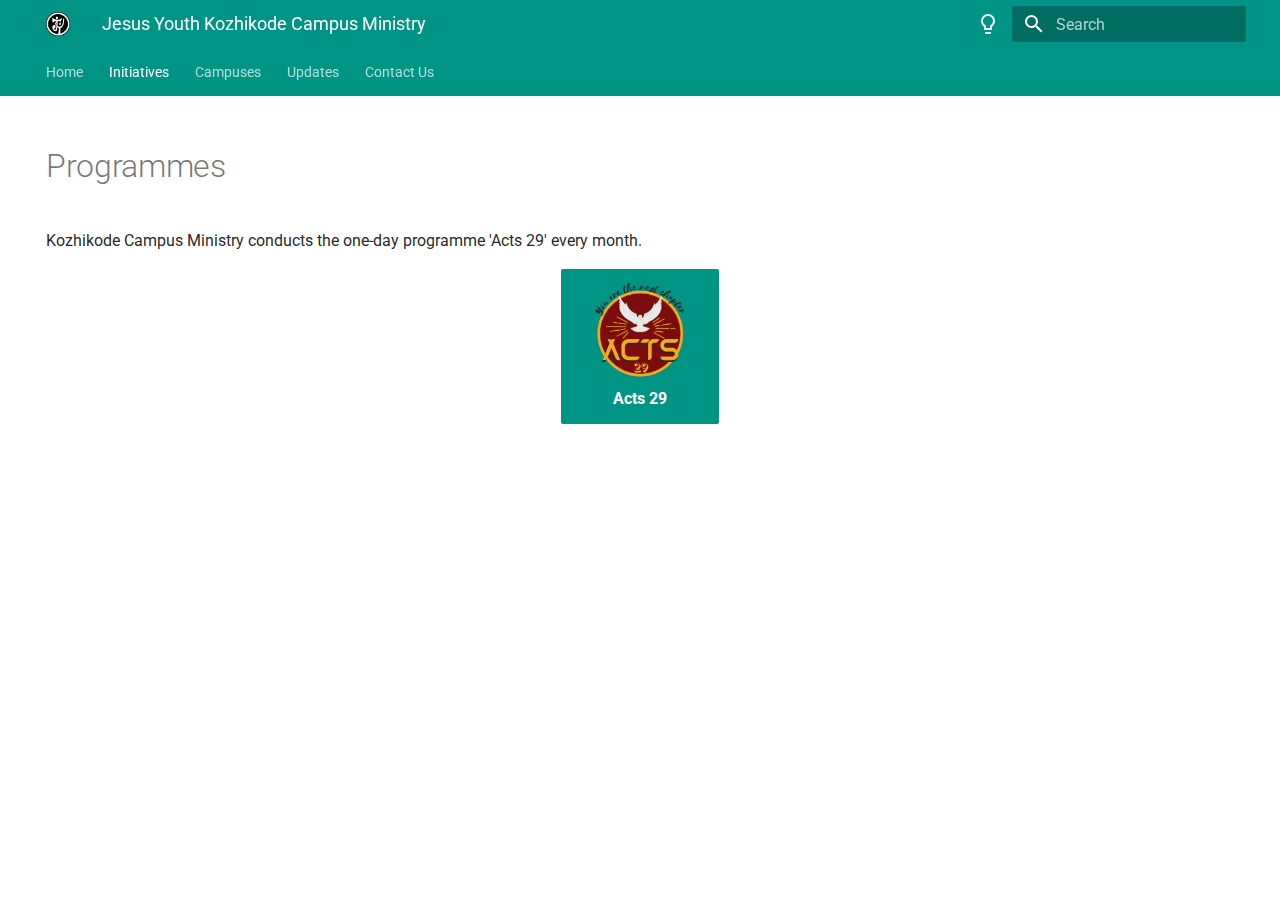
<file: initiatives/programmes/index.html>
<!doctype html><html lang=en class=no-js> <head><meta charset=utf-8><meta name=viewport content="width=device-width,initial-scale=1"><meta name=description content="Website for Jesus Youth Kozhikode Campus Ministry"><meta name=author content="Alan Jojo"><link href=https://JYCampusCLT.github.io/initiatives/programmes/ rel=canonical><link rel=icon href=../../assets/favicon.png><meta name=generator content="mkdocs-1.2.1, mkdocs-material-7.1.10"><title>Programmes - Jesus Youth Kozhikode Campus Ministry</title><link rel=stylesheet href=../../assets/stylesheets/main.1fe995fd.min.css><link rel=stylesheet href=../../assets/stylesheets/palette.f1a3b89f.min.css><link rel=preconnect href=https://fonts.gstatic.com crossorigin><link rel=stylesheet href="https://fonts.googleapis.com/css?family=Roboto:300,400,400i,700%7CRoboto+Mono&display=fallback"><style>:root{--md-text-font-family:"Roboto";--md-code-font-family:"Roboto Mono"}</style><link rel=stylesheet href=../../stylesheets/extra.css></head> <body dir=ltr data-md-color-scheme=default data-md-color-primary=teal data-md-color-accent> <script>function __prefix(e){return new URL("../..",location).pathname+"."+e}function __get(e,t=localStorage){return JSON.parse(t.getItem(__prefix(e)))}</script> <script>var palette=__get("__palette");if(null!==palette&&"object"==typeof palette.color)for(var key in palette.color)document.body.setAttribute("data-md-color-"+key,palette.color[key])</script> <input class=md-toggle data-md-toggle=drawer type=checkbox id=__drawer autocomplete=off> <input class=md-toggle data-md-toggle=search type=checkbox id=__search autocomplete=off> <label class=md-overlay for=__drawer></label> <div data-md-component=skip> </div> <div data-md-component=announce> </div> <header class=md-header data-md-component=header> <nav class="md-header__inner md-grid" aria-label=Header> <a href=../.. title="Jesus Youth Kozhikode Campus Ministry" class="md-header__button md-logo" aria-label="Jesus Youth Kozhikode Campus Ministry" data-md-component=logo> <img src=../../assets/logo.png alt=logo> </a> <label class="md-header__button md-icon" for=__drawer> <svg xmlns=http://www.w3.org/2000/svg viewbox="0 0 24 24"><path d="M3 6h18v2H3V6m0 5h18v2H3v-2m0 5h18v2H3v-2z"/></svg> </label> <div class=md-header__title data-md-component=header-title> <div class=md-header__ellipsis> <div class=md-header__topic> <span class=md-ellipsis> Jesus Youth Kozhikode Campus Ministry </span> </div> <div class=md-header__topic data-md-component=header-topic> <span class=md-ellipsis> Programmes </span> </div> </div> </div> <form class=md-header__option data-md-component=palette> <input class=md-option data-md-color-media="(prefers-color-scheme: light)" data-md-color-scheme=default data-md-color-primary=teal data-md-color-accent aria-label="Switch to dark mode" type=radio name=__palette id=__palette_1> <label class="md-header__button md-icon" title="Switch to dark mode" for=__palette_2 hidden> <svg xmlns=http://www.w3.org/2000/svg viewbox="0 0 24 24"><path d="M12 2a7 7 0 0 1 7 7c0 2.38-1.19 4.47-3 5.74V17a1 1 0 0 1-1 1H9a1 1 0 0 1-1-1v-2.26C6.19 13.47 5 11.38 5 9a7 7 0 0 1 7-7M9 21v-1h6v1a1 1 0 0 1-1 1h-4a1 1 0 0 1-1-1m3-17a5 5 0 0 0-5 5c0 2.05 1.23 3.81 3 4.58V16h4v-2.42c1.77-.77 3-2.53 3-4.58a5 5 0 0 0-5-5z"/></svg> </label> <input class=md-option data-md-color-media="(prefers-color-scheme: dark)" data-md-color-scheme=slate data-md-color-primary=teal data-md-color-accent aria-label="Switch to light mode" type=radio name=__palette id=__palette_2> <label class="md-header__button md-icon" title="Switch to light mode" for=__palette_1 hidden> <svg xmlns=http://www.w3.org/2000/svg viewbox="0 0 24 24"><path d="M12 2a7 7 0 0 0-7 7c0 2.38 1.19 4.47 3 5.74V17a1 1 0 0 0 1 1h6a1 1 0 0 0 1-1v-2.26c1.81-1.27 3-3.36 3-5.74a7 7 0 0 0-7-7M9 21a1 1 0 0 0 1 1h4a1 1 0 0 0 1-1v-1H9v1z"/></svg> </label> </form> <label class="md-header__button md-icon" for=__search> <svg xmlns=http://www.w3.org/2000/svg viewbox="0 0 24 24"><path d="M9.5 3A6.5 6.5 0 0 1 16 9.5c0 1.61-.59 3.09-1.56 4.23l.27.27h.79l5 5-1.5 1.5-5-5v-.79l-.27-.27A6.516 6.516 0 0 1 9.5 16 6.5 6.5 0 0 1 3 9.5 6.5 6.5 0 0 1 9.5 3m0 2C7 5 5 7 5 9.5S7 14 9.5 14 14 12 14 9.5 12 5 9.5 5z"/></svg> </label> <div class=md-search data-md-component=search role=dialog> <label class=md-search__overlay for=__search></label> <div class=md-search__inner role=search> <form class=md-search__form name=search> <input type=text class=md-search__input name=query aria-label=Search placeholder=Search autocapitalize=off autocorrect=off autocomplete=off spellcheck=false data-md-component=search-query data-md-state=active required> <label class="md-search__icon md-icon" for=__search> <svg xmlns=http://www.w3.org/2000/svg viewbox="0 0 24 24"><path d="M9.5 3A6.5 6.5 0 0 1 16 9.5c0 1.61-.59 3.09-1.56 4.23l.27.27h.79l5 5-1.5 1.5-5-5v-.79l-.27-.27A6.516 6.516 0 0 1 9.5 16 6.5 6.5 0 0 1 3 9.5 6.5 6.5 0 0 1 9.5 3m0 2C7 5 5 7 5 9.5S7 14 9.5 14 14 12 14 9.5 12 5 9.5 5z"/></svg> <svg xmlns=http://www.w3.org/2000/svg viewbox="0 0 24 24"><path d="M20 11v2H8l5.5 5.5-1.42 1.42L4.16 12l7.92-7.92L13.5 5.5 8 11h12z"/></svg> </label> <button type=reset class="md-search__icon md-icon" aria-label=Clear tabindex=-1> <svg xmlns=http://www.w3.org/2000/svg viewbox="0 0 24 24"><path d="M19 6.41 17.59 5 12 10.59 6.41 5 5 6.41 10.59 12 5 17.59 6.41 19 12 13.41 17.59 19 19 17.59 13.41 12 19 6.41z"/></svg> </button> </form> <div class=md-search__output> <div class=md-search__scrollwrap data-md-scrollfix> <div class=md-search-result data-md-component=search-result> <div class=md-search-result__meta> Initializing search </div> <ol class=md-search-result__list></ol> </div> </div> </div> </div> </div> </nav> </header> <div class=md-container data-md-component=container> <nav class=md-tabs aria-label=Tabs data-md-component=tabs> <div class="md-tabs__inner md-grid"> <ul class=md-tabs__list> <li class=md-tabs__item> <a href=../.. class=md-tabs__link> Home </a> </li> <li class=md-tabs__item> <a href=./ class="md-tabs__link md-tabs__link--active"> Initiatives </a> </li> <li class=md-tabs__item> <a href=../../campuses/ class=md-tabs__link> Campuses </a> </li> <li class=md-tabs__item> <a href=../../updates/ class=md-tabs__link> Updates </a> </li> <li class=md-tabs__item> <a href=../../contact_us/ class=md-tabs__link> Contact Us </a> </li> </ul> </div> </nav> <main class=md-main data-md-component=main> <div class="md-main__inner md-grid"> <div class="md-sidebar md-sidebar--primary" data-md-component=sidebar data-md-type=navigation hidden> <div class=md-sidebar__scrollwrap> <div class=md-sidebar__inner> <nav class="md-nav md-nav--primary md-nav--lifted" aria-label=Navigation data-md-level=0> <label class=md-nav__title for=__drawer> <a href=../.. title="Jesus Youth Kozhikode Campus Ministry" class="md-nav__button md-logo" aria-label="Jesus Youth Kozhikode Campus Ministry" data-md-component=logo> <img src=../../assets/logo.png alt=logo> </a> Jesus Youth Kozhikode Campus Ministry </label> <ul class=md-nav__list data-md-scrollfix> <li class=md-nav__item> <a href=../.. class=md-nav__link> Home </a> </li> <li class="md-nav__item md-nav__item--active md-nav__item--nested"> <input class="md-nav__toggle md-toggle" data-md-toggle=__nav_2 type=checkbox id=__nav_2 checked> <label class=md-nav__link for=__nav_2> Initiatives <span class="md-nav__icon md-icon"></span> </label> <nav class=md-nav aria-label=Initiatives data-md-level=1> <label class=md-nav__title for=__nav_2> <span class="md-nav__icon md-icon"></span> Initiatives </label> <ul class=md-nav__list data-md-scrollfix> <li class="md-nav__item md-nav__item--active"> <input class="md-nav__toggle md-toggle" data-md-toggle=toc type=checkbox id=__toc> <a href=./ class="md-nav__link md-nav__link--active"> Programmes </a> </li> <li class=md-nav__item> <a href=../acts29/ class=md-nav__link> Acts 29 </a> </li> </ul> </nav> </li> <li class=md-nav__item> <a href=../../campuses/ class=md-nav__link> Campuses </a> </li> <li class=md-nav__item> <a href=../../updates/ class=md-nav__link> Updates </a> </li> <li class=md-nav__item> <a href=../../contact_us/ class=md-nav__link> Contact Us </a> </li> </ul> </nav> </div> </div> </div> <div class=md-content data-md-component=content> <article class="md-content__inner md-typeset"> <h1>Programmes</h1> <p>Kozhikode Campus Ministry conducts the one-day programme 'Acts 29' every month.</p> <p><center> <a href=../acts29/ class="md-button md-button--primary"><span class=button_image><img alt="Acts 29" src=../../assets/acts29/acts29_logo1.png><br><span class=image_caption>Acts 29</span></span></a> </center></p> </article> </div> </div> <a href=# class="md-top md-icon" data-md-component=top data-md-state=hidden> <svg xmlns=http://www.w3.org/2000/svg viewbox="0 0 24 24"><path d="M13 20h-2V8l-5.5 5.5-1.42-1.42L12 4.16l7.92 7.92-1.42 1.42L13 8v12z"/></svg> Back to top </a> </main> <!-- Footer --> <footer class=md-footer> </footer> </div> <div class=md-dialog data-md-component=dialog> <div class="md-dialog__inner md-typeset"></div> </div> <script id=__config type=application/json>{"base": "../..", "features": ["navigation.tabs", "navigation.top", "navigation.sections"], "translations": {"clipboard.copy": "Copy to clipboard", "clipboard.copied": "Copied to clipboard", "search.config.lang": "en", "search.config.pipeline": "trimmer, stopWordFilter", "search.config.separator": "[\\s\\-]+", "search.placeholder": "Search", "search.result.placeholder": "Type to start searching", "search.result.none": "No matching documents", "search.result.one": "1 matching document", "search.result.other": "# matching documents", "search.result.more.one": "1 more on this page", "search.result.more.other": "# more on this page", "search.result.term.missing": "Missing", "select.version.title": "Select version"}, "search": "../../assets/javascripts/workers/search.477d984a.min.js", "version": null}</script> <script src=../../assets/javascripts/bundle.ddd52ceb.min.js></script> <script src=../../extra.js></script> </body> </html>
</file>
